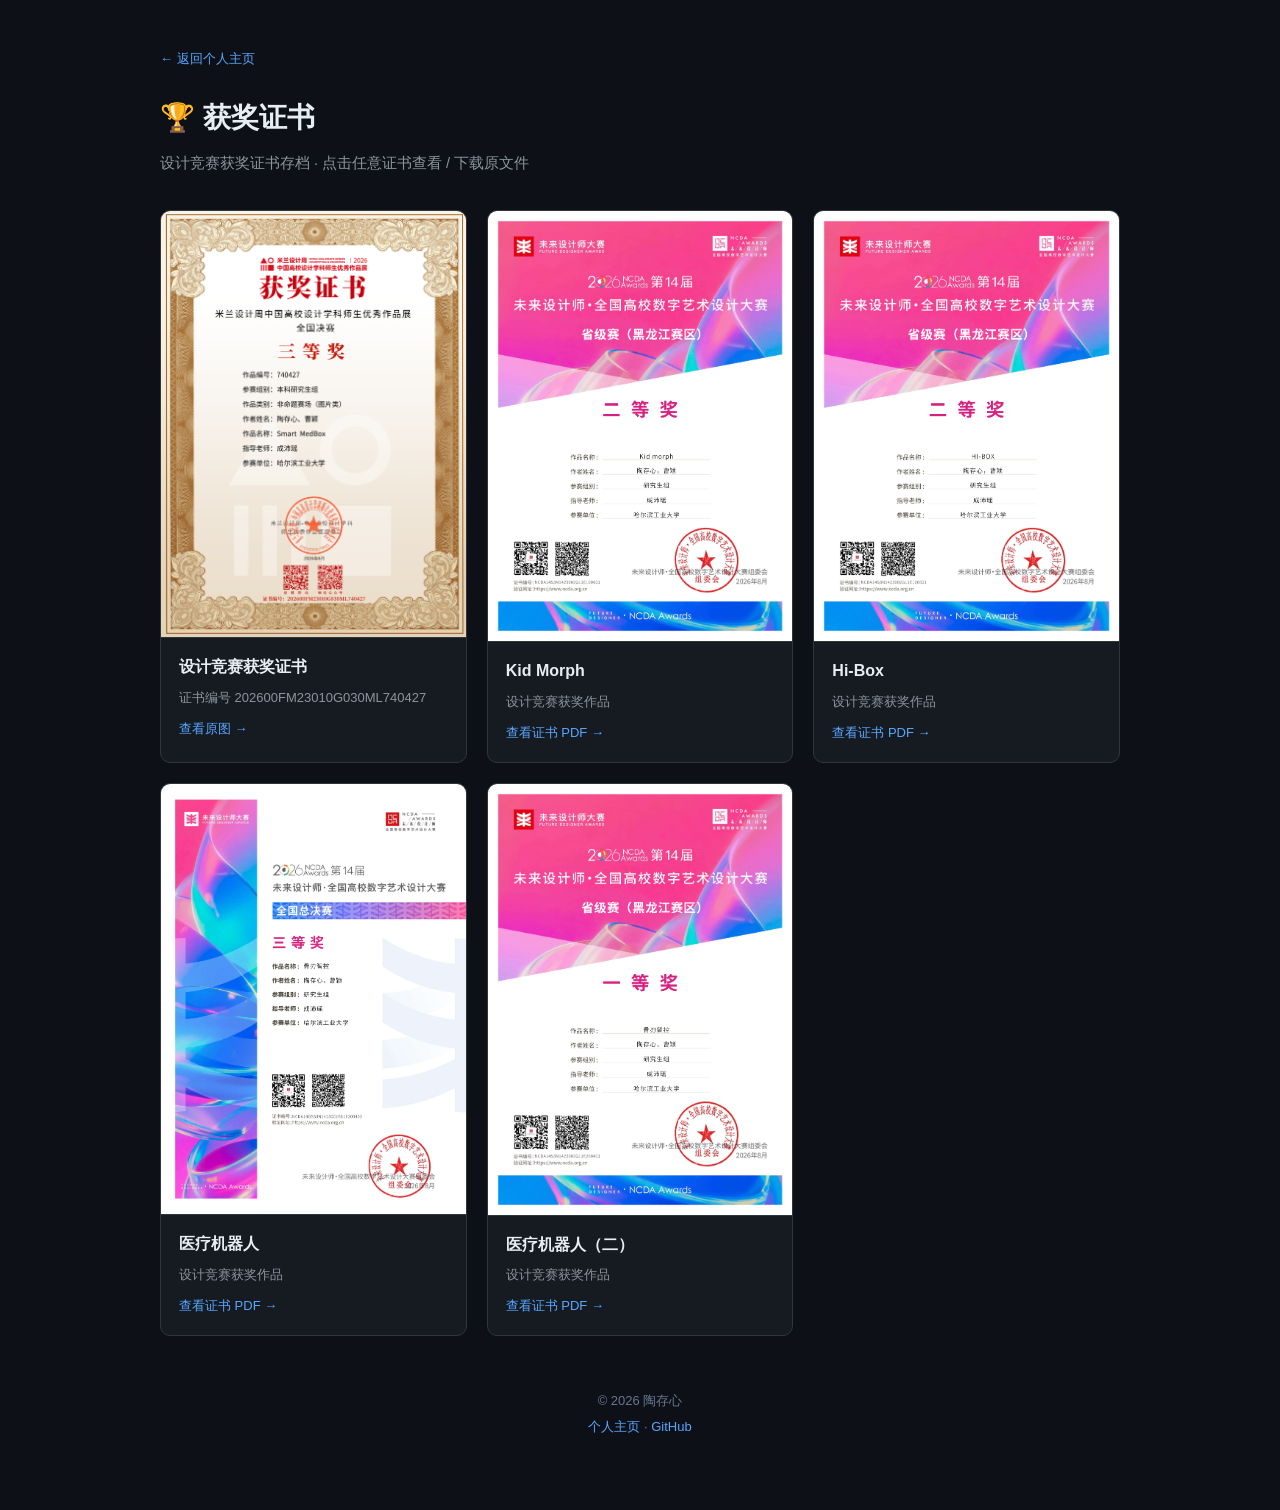
<file: certificates/index.html>
<!DOCTYPE html>
<html lang="zh-CN">
<head>
<meta charset="UTF-8">
<meta name="viewport" content="width=device-width, initial-scale=1.0">
<title>获奖证书 · 陶存心</title>
<style>
  :root { --bg:#0d1117; --panel:#161b22; --border:#30363d; --text:#e6edf3; --muted:#8b949e; --link:#58a6ff; --gold:#e3b341; }
  * { margin:0; padding:0; box-sizing:border-box; }
  body { font-family:-apple-system,BlinkMacSystemFont,"Segoe UI",Helvetica,Arial,"PingFang SC","Microsoft YaHei",sans-serif; background:var(--bg); color:var(--text); line-height:1.65; font-size:15px; }
  .wrap { max-width:1000px; margin:0 auto; padding:48px 20px 70px; }
  .topnav { font-size:13px; color:var(--muted); margin-bottom:26px; }
  .topnav a { color:var(--link); text-decoration:none; }
  header h1 { font-size:28px; font-weight:600; }
  header .sub { color:var(--muted); margin-top:10px; font-size:14.5px; }
  .grid { display:grid; grid-template-columns:repeat(auto-fill,minmax(300px,1fr)); gap:20px; margin-top:34px; }
  .card { background:var(--panel); border:1px solid var(--border); border-radius:10px; overflow:hidden; display:block; text-decoration:none; color:inherit; transition:border-color .15s, transform .15s; }
  .card:hover { border-color:#8b949e; transform:translateY(-3px); }
  .card img { width:100%; display:block; background:#000; border-bottom:1px solid var(--border); }
  .card .body { padding:16px 18px 18px; }
  .card .title { font-size:16px; font-weight:600; margin-bottom:6px; }
  .card .meta { font-size:13px; color:var(--muted); }
  .card .go { color:var(--link); font-size:13px; margin-top:10px; }
  footer { text-align:center; margin-top:52px; color:#6b7590; font-size:13px; line-height:2; }
  footer a { color:var(--link); text-decoration:none; }
</style>
</head>
<body>
  <div class="wrap">
    <div class="topnav"><a href="https://cunxintao-hub.github.io/">← 返回个人主页</a></div>

    <header>
      <h1>🏆 获奖证书</h1>
      <div class="sub">设计竞赛获奖证书存档 · 点击任意证书查看 / 下载原文件</div>
    </header>

    <div class="grid">

      <a class="card" href="./certs/740427.png" target="_blank">
        <img src="./certs/740427.png" alt="设计竞赛获奖证书">
        <div class="body">
          <div class="title">设计竞赛获奖证书</div>
          <div class="meta">证书编号 202600FM23010G030ML740427</div>
          <div class="go">查看原图 →</div>
        </div>
      </a>

      <a class="card" href="./certs/kid-morph.pdf" target="_blank">
        <img src="./thumbs/kid-morph.png" alt="Kid Morph">
        <div class="body">
          <div class="title">Kid Morph</div>
          <div class="meta">设计竞赛获奖作品</div>
          <div class="go">查看证书 PDF →</div>
        </div>
      </a>

      <a class="card" href="./certs/hi-box.pdf" target="_blank">
        <img src="./thumbs/hi-box.png" alt="Hi-Box">
        <div class="body">
          <div class="title">Hi-Box</div>
          <div class="meta">设计竞赛获奖作品</div>
          <div class="go">查看证书 PDF →</div>
        </div>
      </a>

      <a class="card" href="./certs/medical-robot.pdf" target="_blank">
        <img src="./thumbs/medical-robot.png" alt="医疗机器人">
        <div class="body">
          <div class="title">医疗机器人</div>
          <div class="meta">设计竞赛获奖作品</div>
          <div class="go">查看证书 PDF →</div>
        </div>
      </a>

      <a class="card" href="./certs/medical-robot-2.pdf" target="_blank">
        <img src="./thumbs/medical-robot-2.png" alt="医疗机器人（二）">
        <div class="body">
          <div class="title">医疗机器人（二）</div>
          <div class="meta">设计竞赛获奖作品</div>
          <div class="go">查看证书 PDF →</div>
        </div>
      </a>

    </div>

    <footer>
      <p>© 2026 陶存心</p>
      <p><a href="https://cunxintao-hub.github.io/">个人主页</a> · <a href="https://github.com/cunxintao-hub">GitHub</a></p>
    </footer>
  </div>
</body>
</html>
</file>
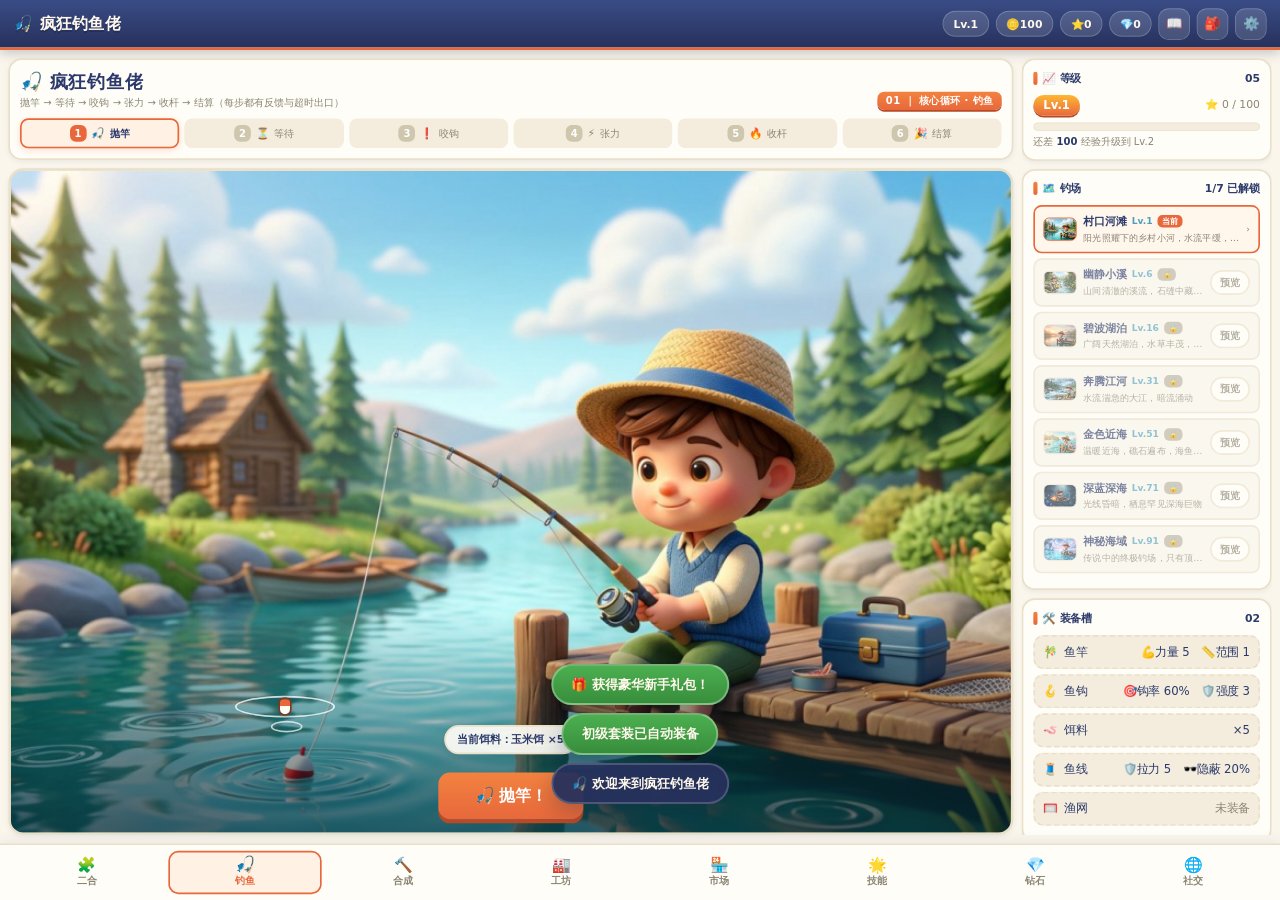
<file: game/index.html>
<!DOCTYPE html>
<html lang="zh-CN">
<head>
<meta charset="UTF-8" />
<meta name="viewport" content="width=1024" />
<title>🎣 疯狂钓鱼佬</title>
<link rel="stylesheet" href="styles.css" />
</head>
<body>
  <!-- 视口容器：负责居中与整体等比缩放（<1024px 时） -->
  <div id="viewport">
    <!-- #app 内容由 src/ui/layout.js 的 mount() 填充 -->
    <div id="app"></div>
  </div>

  <!-- 浮层：toast / modal 挂在 body 上，脱离三栏布局 -->
  <div id="toast-layer" class="toast-layer"></div>
  <div id="modal-layer" class="modal-layer" style="display:none"></div>

  <!--
    加载顺序 = 依赖顺序（classic script，file:// 双击即可打开）
    迁移到 ES Module 时：把每个文件的 IIFE 收尾改为 export 即可，顺序不变。
  -->
  <!-- 第三方运行时与动画数据（本地文件，file:// 直接可用；缺失时人物动画自动降级为静态） -->
  <script src="vendor/lottie.min.js"></script>
  <script src="assets/actor/actor-data.js"></script>

  <script src="src/config.js"></script>
  <script src="src/utils.js"></script>
  <script src="src/state.js"></script>
  <script src="src/save.js"></script>

  <script src="src/systems/fishing.js"></script>
  <script src="src/systems/equip.js"></script>
  <script src="src/systems/merge.js"></script>
  <script src="src/systems/craft.js"></script>
  <script src="src/systems/growth.js"></script>
  <script src="src/systems/codex.js"></script>
  <script src="src/systems/market.js"></script>
  <script src="src/systems/social.js"></script>
  <script src="src/systems/diamond.js"></script>

  <script src="src/ui/toast.js"></script>
  <script src="src/ui/modal.js"></script>
  <script src="src/ui/settings.js"></script>
  <script src="src/ui/explorePanel.js"></script>
  <script src="src/ui/bag.js"></script>
  <script src="src/ui/locations.js"></script>
  <script src="src/ui/growth.js"></script>
  <script src="src/ui/float.js"></script>
  <script src="src/ui/codex.js"></script>
  <script src="src/ui/workshop.js"></script>
  <script src="src/ui/market.js"></script>
  <script src="src/ui/social.js"></script>
  <script src="src/ui/diamond.js"></script>
  <script src="src/ui/animator.js"></script>
  <script src="src/ui/mergeBoard.js"></script>
  <script src="src/ui/craftBoard.js"></script>
  <script src="src/ui/layout.js"></script>

  <script src="src/render.js"></script>
  <script src="src/main.js"></script>
</body>
</html>
</file>
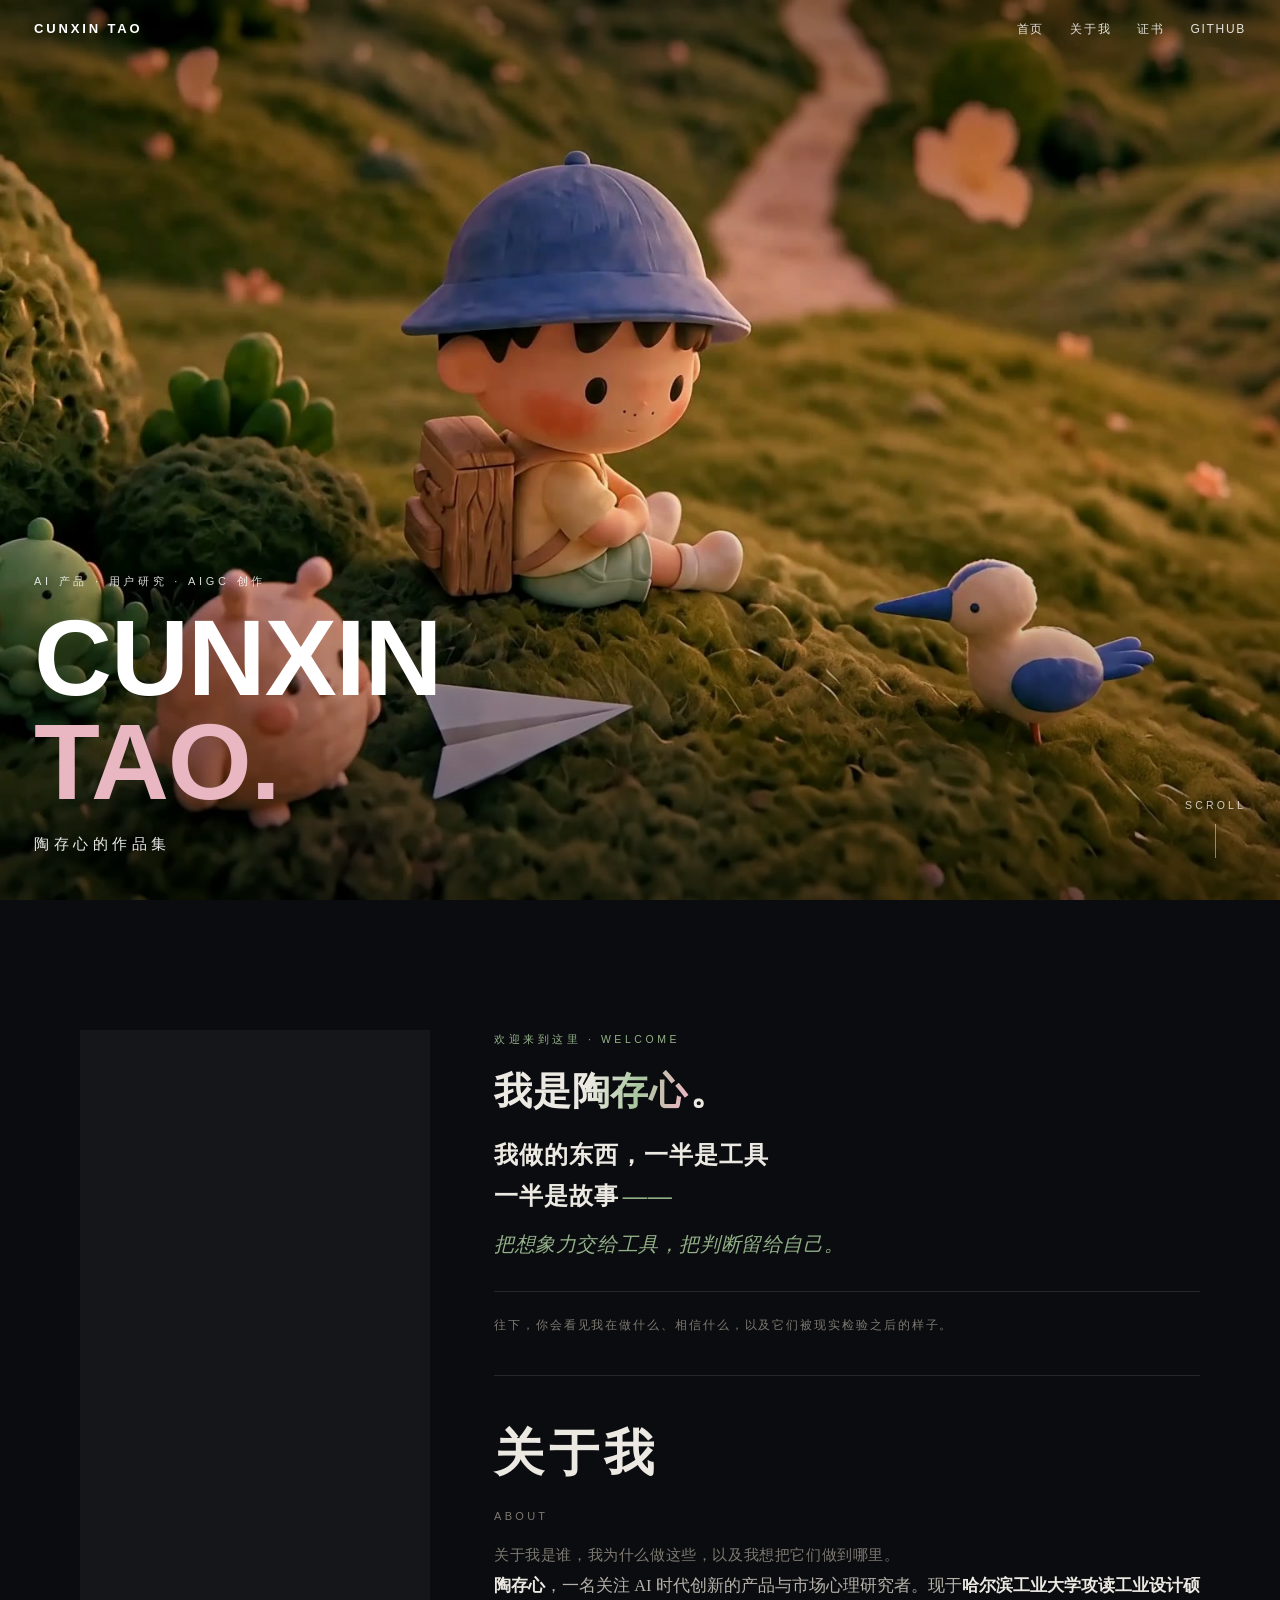
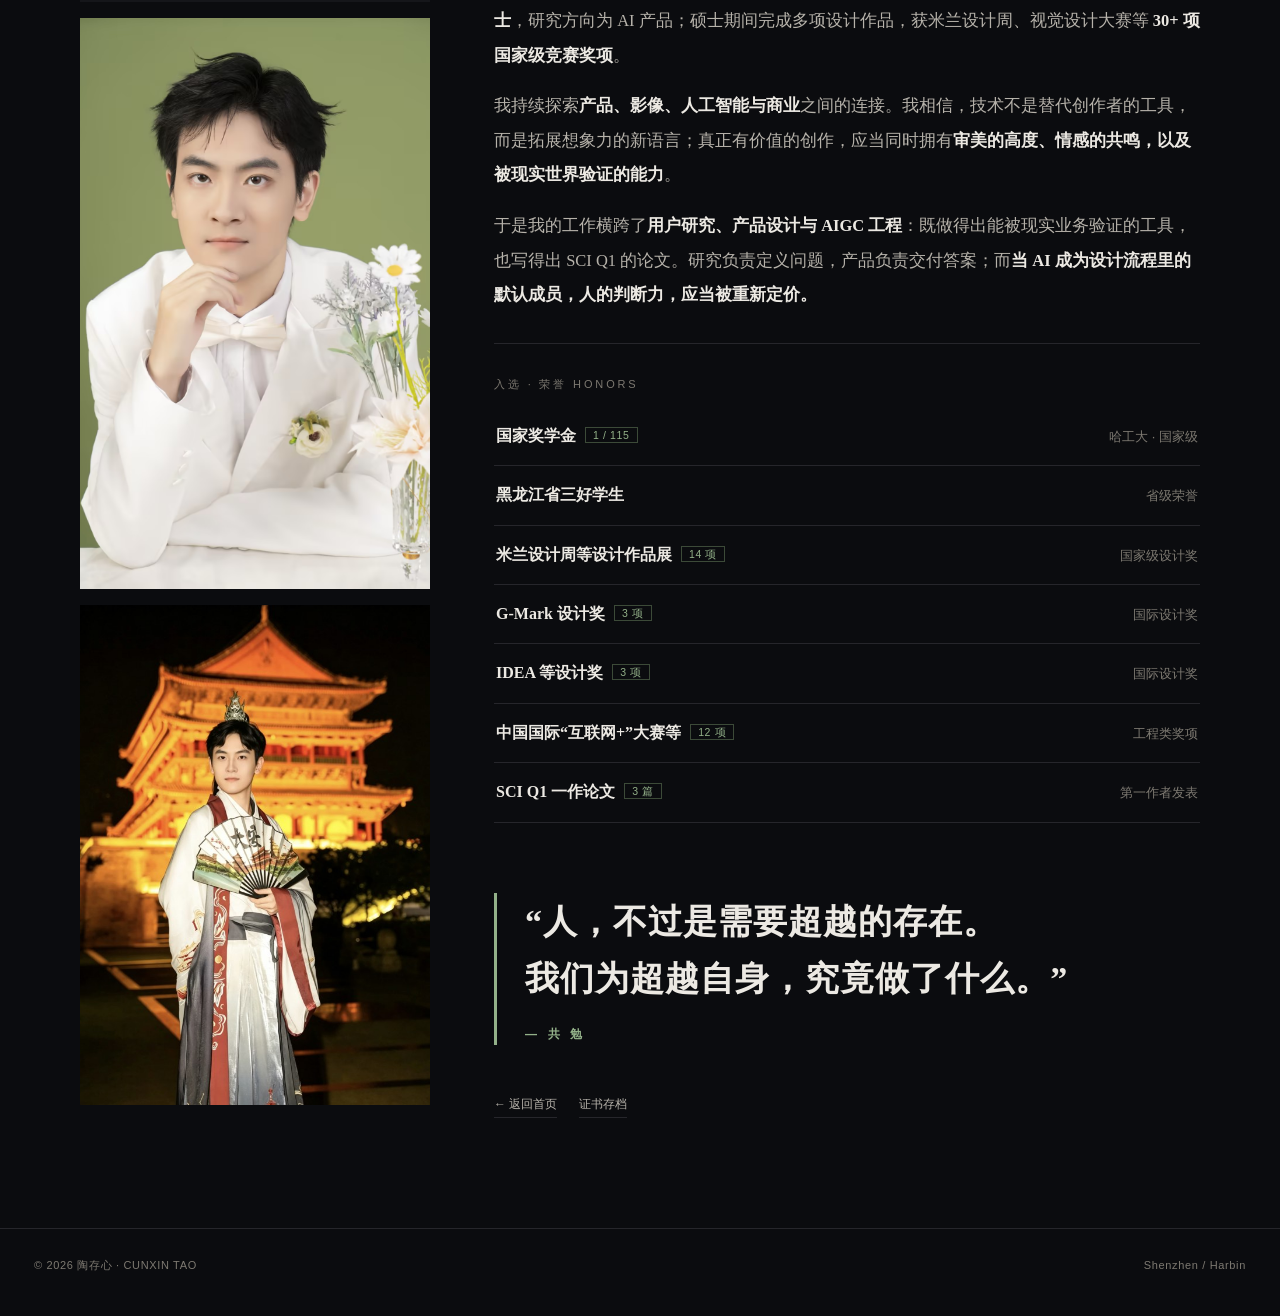
<file: about.html>
<!DOCTYPE html>
<html lang="zh-CN">
<head>
<meta charset="UTF-8">
<meta name="viewport" content="width=device-width, initial-scale=1.0">
<title>陶存心的作品集 · CUNXIN TAO</title>
<meta name="description" content="陶存心 · AI 产品 · 用户研究 · AIGC 创作 — 哈工大工业设计硕士在读 · 腾讯 IEG">
<style>
  :root {
    --bg: #0b0c0f;
    --ink: #ece9e3;
    --soft: #b6b2aa;
    --muted: #7d7971;
    --line: #26262b;
    --green: #93b189;
    --pink: #e9b7c1;
    --serif: "Noto Serif SC", "Songti SC", "STSong", "SimSun", serif;
    --sans: -apple-system, BlinkMacSystemFont, "Segoe UI", "Helvetica Neue", "PingFang SC", "Microsoft YaHei", sans-serif;
  }
  * { margin:0; padding:0; box-sizing:border-box; }
  html { scroll-behavior:smooth; }
  body { background: var(--bg); color: var(--ink); font-family: var(--serif); font-size: 15px; line-height: 1.9; -webkit-font-smoothing: antialiased; }
  a { color: inherit; text-decoration: none; }
  img { display:block; max-width:100%; }

  /* ---------- 导航 ---------- */
  .nav {
    position: fixed; top:0; left:0; right:0; z-index: 50;
    display:flex; align-items:center; justify-content:space-between;
    padding: 0 34px; height: 58px;
    color: #fff; transition: background .35s, color .35s, box-shadow .35s;
  }
  .nav .logo { font-family: var(--sans); font-size: 13px; font-weight: 700; letter-spacing: .22em; }
  .nav .menu { display:flex; gap: 26px; font-family: var(--sans); font-size: 12px; letter-spacing: .14em; }
  .nav .menu a { opacity:.85; transition: opacity .2s; }
  .nav .menu a:hover { opacity:1; }
  .nav.solid { background: rgba(11,12,15,.86); color: #fff; box-shadow: 0 1px 0 var(--line); backdrop-filter: blur(8px); }

  /* ---------- 封面 ---------- */
  .cover { position: relative; height: 100vh; min-height: 560px; overflow: hidden; background: #101210; }
  .cover video { position:absolute; inset:0; width:100%; height:100%; object-fit:cover; }
  .cover .scrim { position:absolute; inset:0; background: linear-gradient(180deg, rgba(0,0,0,.34) 0%, rgba(0,0,0,0) 30%, rgba(0,0,0,0) 55%, rgba(0,0,0,.44) 100%); }
  .cover-inner { position:absolute; left: 34px; bottom: 42px; color:#fff; z-index:2; }
  .cover-kicker { font-family: var(--sans); font-size: 11px; letter-spacing: .34em; opacity:.85; margin-bottom: 14px; }
  .cover-name { font-family: var(--sans); font-weight: 900; font-size: clamp(52px, 9vw, 108px); line-height: .96; letter-spacing: -.01em; text-transform: uppercase; }
  .cover-name .l2 { display:block; color: var(--pink); }
  .cover-sub { font-family: var(--serif); font-size: 15px; letter-spacing: .3em; margin-top: 16px; opacity:.92; }
  .cover-scroll {
    position:absolute; right: 34px; bottom: 42px; z-index:2; color:#fff;
    font-family: var(--sans); font-size: 10.5px; letter-spacing: .3em; opacity:.75;
    display:flex; flex-direction:column; align-items:center; gap:8px;
  }
  .cover-scroll::after { content:""; width:1px; height:34px; background:rgba(255,255,255,.6); animation: drop 1.8s ease-in-out infinite; }
  @keyframes drop { 0%{transform:scaleY(.2);transform-origin:top} 50%{transform:scaleY(1)} 100%{transform:scaleY(.2);transform-origin:bottom} }

  /* ---------- 关于区 ---------- */
  .about { padding: 130px 48px 110px; }
  .wrap { max-width: 1120px; margin: 0 auto; display: grid; grid-template-columns: 350px 1fr; gap: 64px; align-items: start; }

  .photos { display:flex; flex-direction:column; gap: 16px; }
  .photo { width:100%; overflow:hidden; background:#15161a; }
  .photo img, .photo video { width:100%; height:100%; object-fit:cover; }
  .photo--main { aspect-ratio: 3 / 4.9; }
  .photo--sub2 { aspect-ratio: 7/10; }
  .photo--slot { aspect-ratio: 3 / 3.6; border:1px dashed #34353c; background:#121317;
    display:flex; flex-direction:column; align-items:center; justify-content:center; gap:6px; color:var(--muted); }
  .photo--slot .plus { font-family: var(--sans); font-size: 22px; font-weight:300; color:#565a63; }
  .photo--slot .tip { font-family: var(--sans); font-size: 10px; letter-spacing:.16em; }

  .intro-top { display:flex; flex-direction:column; margin-bottom: 38px; }
  .figure { width:340px; max-width:100%; align-self:flex-end; aspect-ratio:3/4; object-fit:cover;
    border:1px solid var(--line); background:#15161a; display:block; margin-bottom:30px; }
  .avatar { width: 260px; flex-shrink:0; border:1px solid var(--line); background:#15161a; }
  video.avatar { display:block; aspect-ratio:3/4; object-fit:cover; }
  .welcome { font-family:var(--serif); color:var(--ink); }
  .welcome .hi { font-family:var(--sans); font-size:10.5px; letter-spacing:.34em;
    color:var(--green); margin-bottom:18px; }
  .welcome .me { font-size:clamp(28px,3vw,38px); font-weight:700; line-height:1.25;
    letter-spacing:.02em; margin-bottom:20px; }
  .welcome .me .name {
    background:linear-gradient(100deg,#ece9e3 15%,#a8c69e 55%,#e9b7c1 95%);
    -webkit-background-clip:text; background-clip:text;
    -webkit-text-fill-color:transparent; color:transparent; padding-right:2px; }
  .welcome .motto { font-size:clamp(19px,2vw,24px); font-weight:700; line-height:1.7;
    letter-spacing:.04em; color:var(--ink); }
  .welcome .motto .dash { color:var(--green); margin-left:4px; }
  .welcome .motto2 { font-size:clamp(16px,1.6vw,20px); font-style:italic; letter-spacing:.03em;
    color:var(--green); margin-top:8px; }
  .welcome .lead { margin-top:28px; padding-top:22px; border-top:1px solid var(--line);
    font-family:var(--sans); font-size:12px; letter-spacing:.16em; color:var(--muted); line-height:1.9; }
  .brief { margin-top:10px; font-size: 14.5px; color: var(--soft); line-height: 1.95; }
  .brief + .brief { margin-top: 5px; }

  .rule { border:0; border-top:1px solid var(--line); margin: 30px 0; }

  .about-title { font-size: 50px; font-weight:700; letter-spacing:.1em; }
  .about-sub { font-family:var(--sans); font-size:11px; letter-spacing:.3em; color:var(--muted); text-transform:uppercase; margin-top:5px; }
  .about-lede { font-size: 15px; color: var(--muted); letter-spacing: .04em; margin-top: 14px; }
  .quote { margin: 26px 0 24px; padding: 2px 0 2px 18px; border-left:2px solid var(--green); color: var(--soft); font-size: 16px; line-height: 1.85; }
  .quote small { display:block; margin-top:6px; font-size:11px; letter-spacing:.2em; color:var(--muted); }
  .body p { font-size: 16.5px; color: var(--soft); line-height: 2.1; }
  .body p + p { margin-top: 16px; }
  .body strong { font-weight:700; color: var(--ink); }

  .honors-head { font-family:var(--sans); font-size:11px; letter-spacing:.26em; color:var(--muted); margin-bottom:12px; }
  .honor { display:flex; justify-content:space-between; align-items:baseline; gap:18px; padding:14px 2px; border-bottom:1px solid var(--line); font-size:16px; }
  .honor:first-of-type { border-top:1px solid var(--line); }
  .honor .name b { font-weight:700; }
  .honor .name small { font-family:var(--sans); font-size:10.5px; color:var(--green); border:1px solid #3c4a38; padding:1px 7px; margin-left:9px; letter-spacing:.06em; vertical-align:2px; white-space:nowrap; }
  .honor .meta { font-family:var(--sans); font-size:13px; color:var(--muted); white-space:nowrap; }

  .final { margin:70px 0 0; padding:0 0 0 28px; border-left:3px solid var(--green);
    font-family:var(--serif); font-size:clamp(24px,3vw,34px); font-weight:700;
    line-height:1.7; letter-spacing:.03em; color:var(--ink); }
  .final small { display:block; margin-top:16px; font-family:var(--sans); font-style:normal;
    font-size:12px; letter-spacing:.3em; color:var(--green); }
  .links { margin-top:48px; display:flex; gap:22px; font-family:var(--sans); font-size:12px; }
  .links a { color:var(--soft); border-bottom:1px solid var(--line); padding-bottom:2px; transition:color .2s,border-color .2s; }
  .links a:hover { color:var(--green); border-color:var(--green); }

  footer { padding: 26px 34px 40px; font-family:var(--sans); font-size:11px; color:var(--muted);
    display:flex; justify-content:space-between; letter-spacing:.06em; border-top:1px solid var(--line); }

  @media (max-width: 860px) {
    .wrap { grid-template-columns: 1fr; }
    .photos { flex-direction:row; }
    .photos .photo, .photos .photo--slot { flex:1; }
    .nav { padding: 0 20px; }
    .cover-inner { left:20px; bottom:34px; }
    .cover-scroll { display:none; }
    footer { flex-direction:column; gap:6px; }
  }
</style>
</head>
<body>

<!-- 导航 -->
<nav class="nav" id="nav">
  <a class="logo" href="#top">CUNXIN TAO</a>
  <div class="menu">
    <a href="index.html">首页</a>
    <a href="#about">关于我</a>
    <a href="certificates/">证书</a>
    <a href="https://github.com/cunxintao-hub" target="_blank" rel="noopener">GITHUB</a>
  </div>
</nav>

<!-- 封面：全屏视频 -->
<header class="cover" id="top">
  <video src="assets/hero.mp4" poster="assets/hero-poster.jpg" autoplay muted loop playsinline preload="metadata"></video>
  <div class="scrim"></div>
  <div class="cover-inner">
    <p class="cover-kicker">AI 产品 · 用户研究 · AIGC 创作</p>
    <h1 class="cover-name">Cunxin<span class="l2">Tao.</span></h1>
    <p class="cover-sub">陶存心的作品集</p>
  </div>
  <div class="cover-scroll">SCROLL</div>
</header>

<!-- 关于我 -->
<section class="about" id="about">
  <div class="wrap">

    <!-- 左：窄图列 -->
    <aside class="photos">
      <video class="photo photo--main" src="assets/avatar.mp4" autoplay muted loop playsinline preload="metadata"></video>
      <figure class="photo photo--main">
        <img src="assets/about-portrait.jpg?v=2" alt="陶存心">
      </figure>
      <figure class="photo photo--sub2">
        <img src="assets/about-portrait-3.jpg" alt="陶存心">
      </figure>
    </aside>

    <!-- 右：内容 -->
    <main>
      <div class="intro-top">
        <div class="welcome">
          <p class="hi">欢迎来到这里 · WELCOME</p>
          <p class="me">我是<span class="name">陶存心</span>。</p>
          <p class="motto">我做的东西，一半是工具<br>一半是故事<span class="dash">——</span></p>
          <p class="motto2">把想象力交给工具，把判断留给自己。</p>
          <p class="brief lead">往下，你会看见我在做什么、相信什么，以及它们被现实检验之后的样子。</p>
        </div>
      </div>

      <hr class="rule">

      <h2 class="about-title">关于我</h2>
      <p class="about-sub">About</p>
      <p class="about-lede">关于我是谁，我为什么做这些，以及我想把它们做到哪里。</p>

      <div class="body">
        <p><strong>陶存心</strong>，一名关注 AI 时代创新的产品与市场心理研究者。现于<strong>哈尔滨工业大学攻读工业设计硕士</strong>，研究方向为 AI 产品；硕士期间完成多项设计作品，获米兰设计周、视觉设计大赛等 <strong>30+ 项国家级竞赛奖项</strong>。</p>
        <p>我持续探索<strong>产品、影像、人工智能与商业</strong>之间的连接。我相信，技术不是替代创作者的工具，而是拓展想象力的新语言；真正有价值的创作，应当同时拥有<strong>审美的高度、情感的共鸣，以及被现实世界验证的能力</strong>。</p>
        <p>于是我的工作横跨了<strong>用户研究、产品设计与 AIGC 工程</strong>：既做得出能被现实业务验证的工具，也写得出 SCI Q1 的论文。研究负责定义问题，产品负责交付答案；而<strong>当 AI 成为设计流程里的默认成员，人的判断力，应当被重新定价。</strong></p>
      </div>

      <hr class="rule">

      <p class="honors-head">入选 · 荣誉 HONORS</p>
      <div class="honor"><span class="name"><b>国家奖学金</b><small>1 / 115</small></span><span class="meta">哈工大 · 国家级</span></div>
      <div class="honor"><span class="name"><b>黑龙江省三好学生</b></span><span class="meta">省级荣誉</span></div>
      <div class="honor"><span class="name"><b>米兰设计周等设计作品展</b><small>14 项</small></span><span class="meta">国家级设计奖</span></div>
      <div class="honor"><span class="name"><b>G-Mark 设计奖</b><small>3 项</small></span><span class="meta">国际设计奖</span></div>
      <div class="honor"><span class="name"><b>IDEA 等设计奖</b><small>3 项</small></span><span class="meta">国际设计奖</span></div>
      <div class="honor"><span class="name"><b>中国国际“互联网+”大赛等</b><small>12 项</small></span><span class="meta">工程类奖项</span></div>
      <div class="honor"><span class="name"><b>SCI Q1 一作论文</b><small>3 篇</small></span><span class="meta">第一作者发表</span></div>

      <blockquote class="final">
        “人，不过是需要超越的存在。<br>我们为超越自身，究竟做了什么。”
        <small>— 共 勉</small>
      </blockquote>

      <div class="links">
        <a href="index.html">← 返回首页</a>
        <a href="certificates/">证书存档</a>
      </div>
    </main>
  </div>
</section>

<footer>
  <span>© 2026 陶存心 · CUNXIN TAO</span>
  <span>Shenzhen / Harbin</span>
</footer>

<script>
  // 封面滚动后导航变实色
  var nav = document.getElementById('nav');
  function onScroll() {
    var coverH = document.getElementById('top').offsetHeight - 70;
    nav.classList.toggle('solid', window.scrollY > coverH);
  }
  document.addEventListener('scroll', onScroll, { passive: true });
  onScroll();
</script>
</body>
</html>
</file>
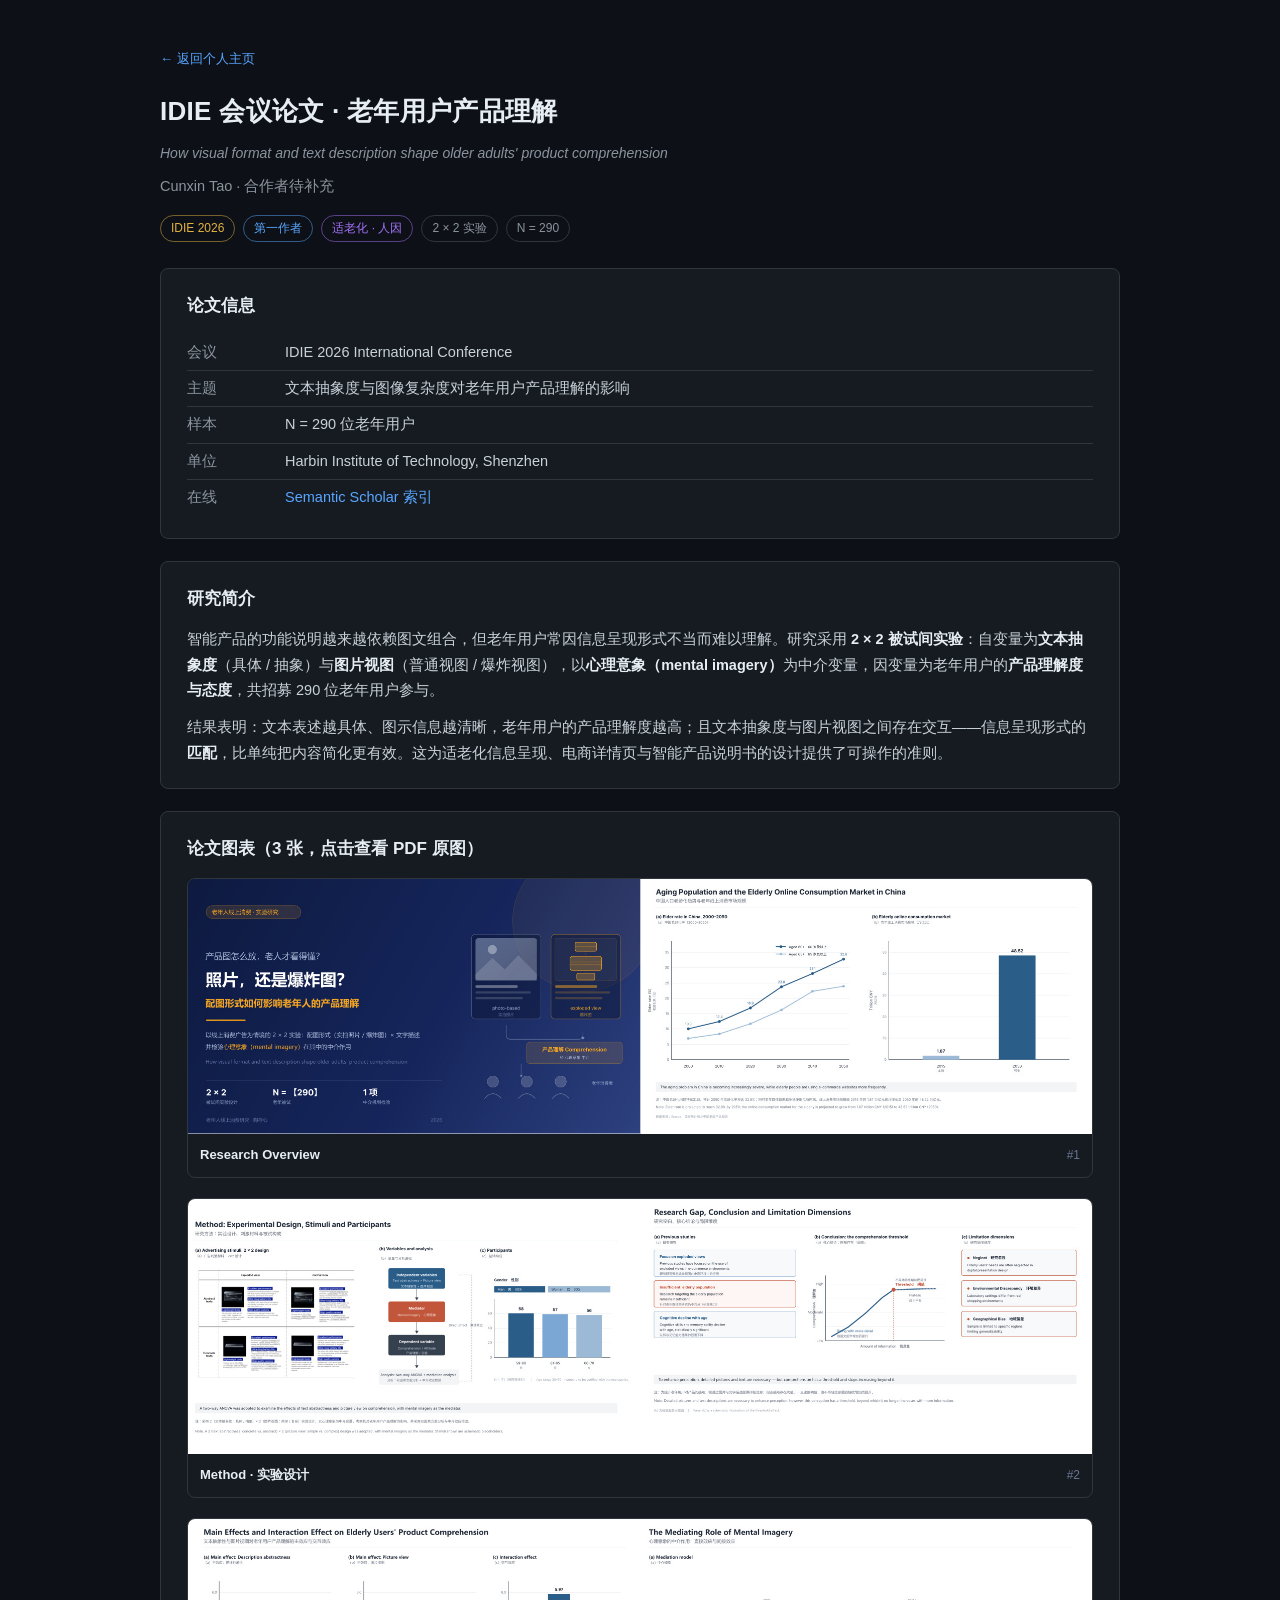
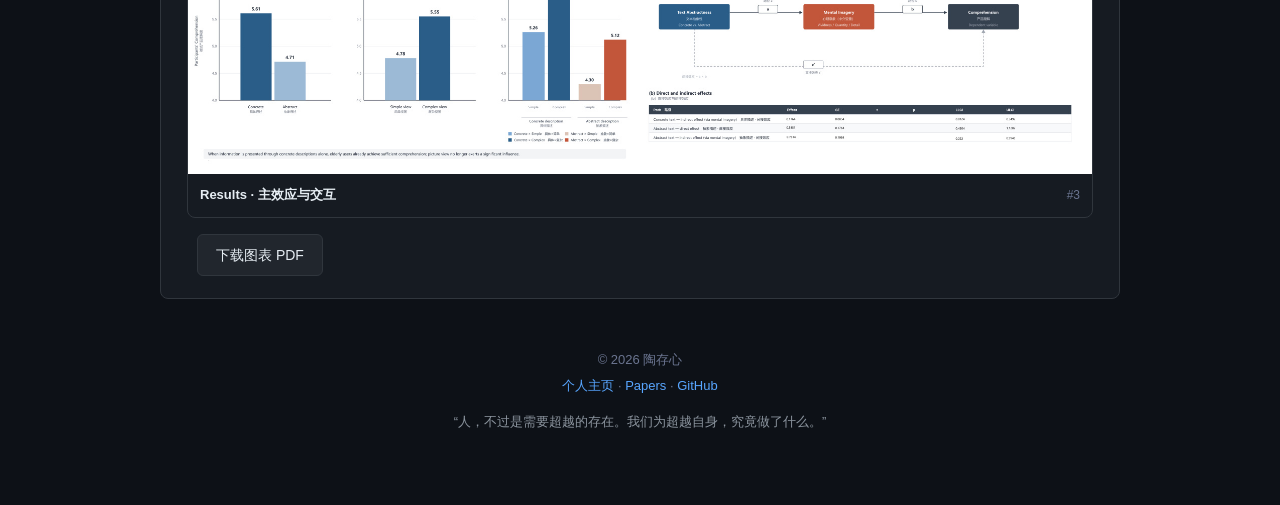
<file: elderly2026.html>
<!DOCTYPE html>
<html lang="zh-CN">
<head>
<meta charset="UTF-8">
<meta name="viewport" content="width=device-width, initial-scale=1.0">
<title>IDIE 会议论文 · 老年用户产品理解 · 陶存心</title>
<style>
  :root { --bg:#0d1117; --panel:#161b22; --border:#30363d; --text:#e6edf3; --muted:#8b949e; --link:#58a6ff; --gold:#e3b341; --purple:#a371f7; }
  * { margin:0; padding:0; box-sizing:border-box; }
  body { font-family:-apple-system,BlinkMacSystemFont,"Segoe UI",Helvetica,Arial,"PingFang SC","Microsoft YaHei",sans-serif; background:var(--bg); color:var(--text); line-height:1.75; font-size:15px; }
  .wrap { max-width:1000px; margin:0 auto; padding:48px 20px 70px; }
  .topnav { font-size:13px; color:var(--muted); margin-bottom:22px; }
  .topnav a { color:var(--link); text-decoration:none; }

  header h1 { font-size:26px; font-weight:600; line-height:1.45; letter-spacing:.3px; }
  header .paper-title { color:var(--muted); margin-top:12px; font-size:14px; line-height:1.65; font-style:italic; }
  header .authors { color:var(--muted); margin-top:8px; font-size:14.5px; }
  .tags { display:flex; flex-wrap:wrap; gap:8px; margin:16px 0 26px; }
  .tag { font-size:12px; padding:2px 10px; border-radius:20px; border:1px solid var(--border); color:var(--muted); }
  .tag.gold { border-color:rgba(227,179,65,.5); color:var(--gold); }
  .tag.blue { border-color:rgba(88,166,255,.5); color:var(--link); }
  .tag.purple { border-color:rgba(163,113,247,.5); color:var(--purple); }

  .card { background:var(--panel); border:1px solid var(--border); border-radius:8px; padding:22px 26px; margin-bottom:22px; }
  .card h2 { font-size:17px; font-weight:600; margin-bottom:14px; }
  .meta-row { display:flex; gap:10px; padding:5px 0; font-size:14.5px; border-bottom:1px solid var(--border); }
  .meta-row:last-child { border-bottom:none; }
  .meta-row .k { color:var(--muted); min-width:88px; }
  .meta-row .v { color:#c9d1d9; flex:1; }
  .meta-row a { color:var(--link); text-decoration:none; word-break:break-all; }

  .abstract { color:#c9d1d9; font-size:14.5px; }
  .abstract b { color:var(--text); }

  .btn { display:inline-block; margin-top:16px; background:#238636; color:#fff; text-decoration:none; font-size:14px; padding:8px 18px; border-radius:6px; font-weight:500; }
  .btn:hover { background:#2ea043; }
  .btn.ghost { background:#21262d; border:1px solid var(--border); color:var(--text); margin-left:10px; }
  .btn.ghost:hover { background:#30363d; }

  .grid { display:grid; grid-template-columns:1fr; gap:20px; }
  .slide { background:var(--panel); border:1px solid var(--border); border-radius:8px; overflow:hidden; text-decoration:none; color:inherit; transition:border-color .15s, transform .15s; display:block; }
  .slide:hover { border-color:#8b949e; transform:translateY(-2px); }
  .slide img { width:100%; display:block; background:#000; }
  .slide .cap { padding:10px 12px; font-size:13px; color:var(--muted); display:flex; justify-content:space-between; align-items:center; }
  .slide .cap b { color:var(--text); font-weight:600; }
  .slide .num { font-size:12px; color:#6b7590; }

  footer { text-align:center; margin-top:48px; color:#6b7590; font-size:13px; line-height:2; }
  footer a { color:var(--link); text-decoration:none; }
</style>
</head>
<body>
  <div class="wrap">
    <div class="topnav"><a href="https://cunxintao-hub.github.io/">← 返回个人主页</a></div>

    <header>
      <h1>IDIE 会议论文 · 老年用户产品理解</h1>
      <div class="paper-title">How visual format and text description shape older adults' product comprehension</div>
      <div class="authors">Cunxin Tao · 合作者待补充</div>
    </header>

    <div class="tags">
      <span class="tag gold">IDIE 2026</span>
      <span class="tag blue">第一作者</span>
      <span class="tag purple">适老化 · 人因</span>
      <span class="tag">2 × 2 实验</span>
      <span class="tag">N = 290</span>
    </div>

    <section class="card">
      <h2>论文信息</h2>
      <div class="meta-row"><span class="k">会议</span><span class="v">IDIE 2026 International Conference</span></div>
      <div class="meta-row"><span class="k">主题</span><span class="v">文本抽象度与图像复杂度对老年用户产品理解的影响</span></div>
      <div class="meta-row"><span class="k">样本</span><span class="v">N = 290 位老年用户</span></div>
      <div class="meta-row"><span class="k">单位</span><span class="v">Harbin Institute of Technology, Shenzhen</span></div>
      <div class="meta-row"><span class="k">在线</span><span class="v"><a href="https://www.semanticscholar.org/paper/Enhancing-Comprehension-of-Smart-Product-Benefits-Cheng-Tao/6d25fd6953fdf6b56f2447f3148af02f4bfb383e" target="_blank">Semantic Scholar 索引</a></span></div>
    </section>

    <section class="card">
      <h2>研究简介</h2>
      <p class="abstract">智能产品的功能说明越来越依赖图文组合，但老年用户常因信息呈现形式不当而难以理解。研究采用 <b>2 × 2 被试间实验</b>：自变量为<b>文本抽象度</b>（具体 / 抽象）与<b>图片视图</b>（普通视图 / 爆炸视图），以<b>心理意象（mental imagery）</b>为中介变量，因变量为老年用户的<b>产品理解度与态度</b>，共招募 290 位老年用户参与。</p>
      <p class="abstract" style="margin-top:12px;">结果表明：文本表述越具体、图示信息越清晰，老年用户的产品理解度越高；且文本抽象度与图片视图之间存在交互——信息呈现形式的<b>匹配</b>，比单纯把内容简化更有效。这为适老化信息呈现、电商详情页与智能产品说明书的设计提供了可操作的准则。</p>
    </section>

    <section class="card">
      <h2>论文图表（3 张，点击查看 PDF 原图）</h2>
      <div class="grid">
        <a class="slide" href="assets/papers/elder-overview.pdf" target="_blank">
          <img src="assets/papers/elder-overview.jpg" alt="Research Overview">
          <div class="cap"><b>Research Overview</b><span class="num">#1</span></div>
        </a>
        <a class="slide" href="assets/papers/elder-method.pdf" target="_blank">
          <img src="assets/papers/elder-method.jpg" alt="Method: Design, Stimuli, Participants">
          <div class="cap"><b>Method · 实验设计</b><span class="num">#2</span></div>
        </a>
        <a class="slide" href="assets/papers/elder-results.pdf" target="_blank">
          <img src="assets/papers/elder-results.jpg" alt="Main Effects and Interaction Effect">
          <div class="cap"><b>Results · 主效应与交互</b><span class="num">#3</span></div>
        </a>
      </div>
      <a class="btn ghost" href="assets/papers/elder-overview.pdf" target="_blank">下载图表 PDF</a>
    </section>

    <footer>
      <p>© 2026 陶存心</p>
      <p><a href="https://cunxintao-hub.github.io/">个人主页</a> · <a href="https://cunxintao-hub.github.io/papers/">Papers</a> · <a href="https://github.com/cunxintao-hub">GitHub</a></p>
      <p style="margin-top:10px;color:#8b949e;">“人，不过是需要超越的存在。我们为超越自身，究竟做了什么。”</p>
    </footer>
  </div>
</body>
</html>
</file>
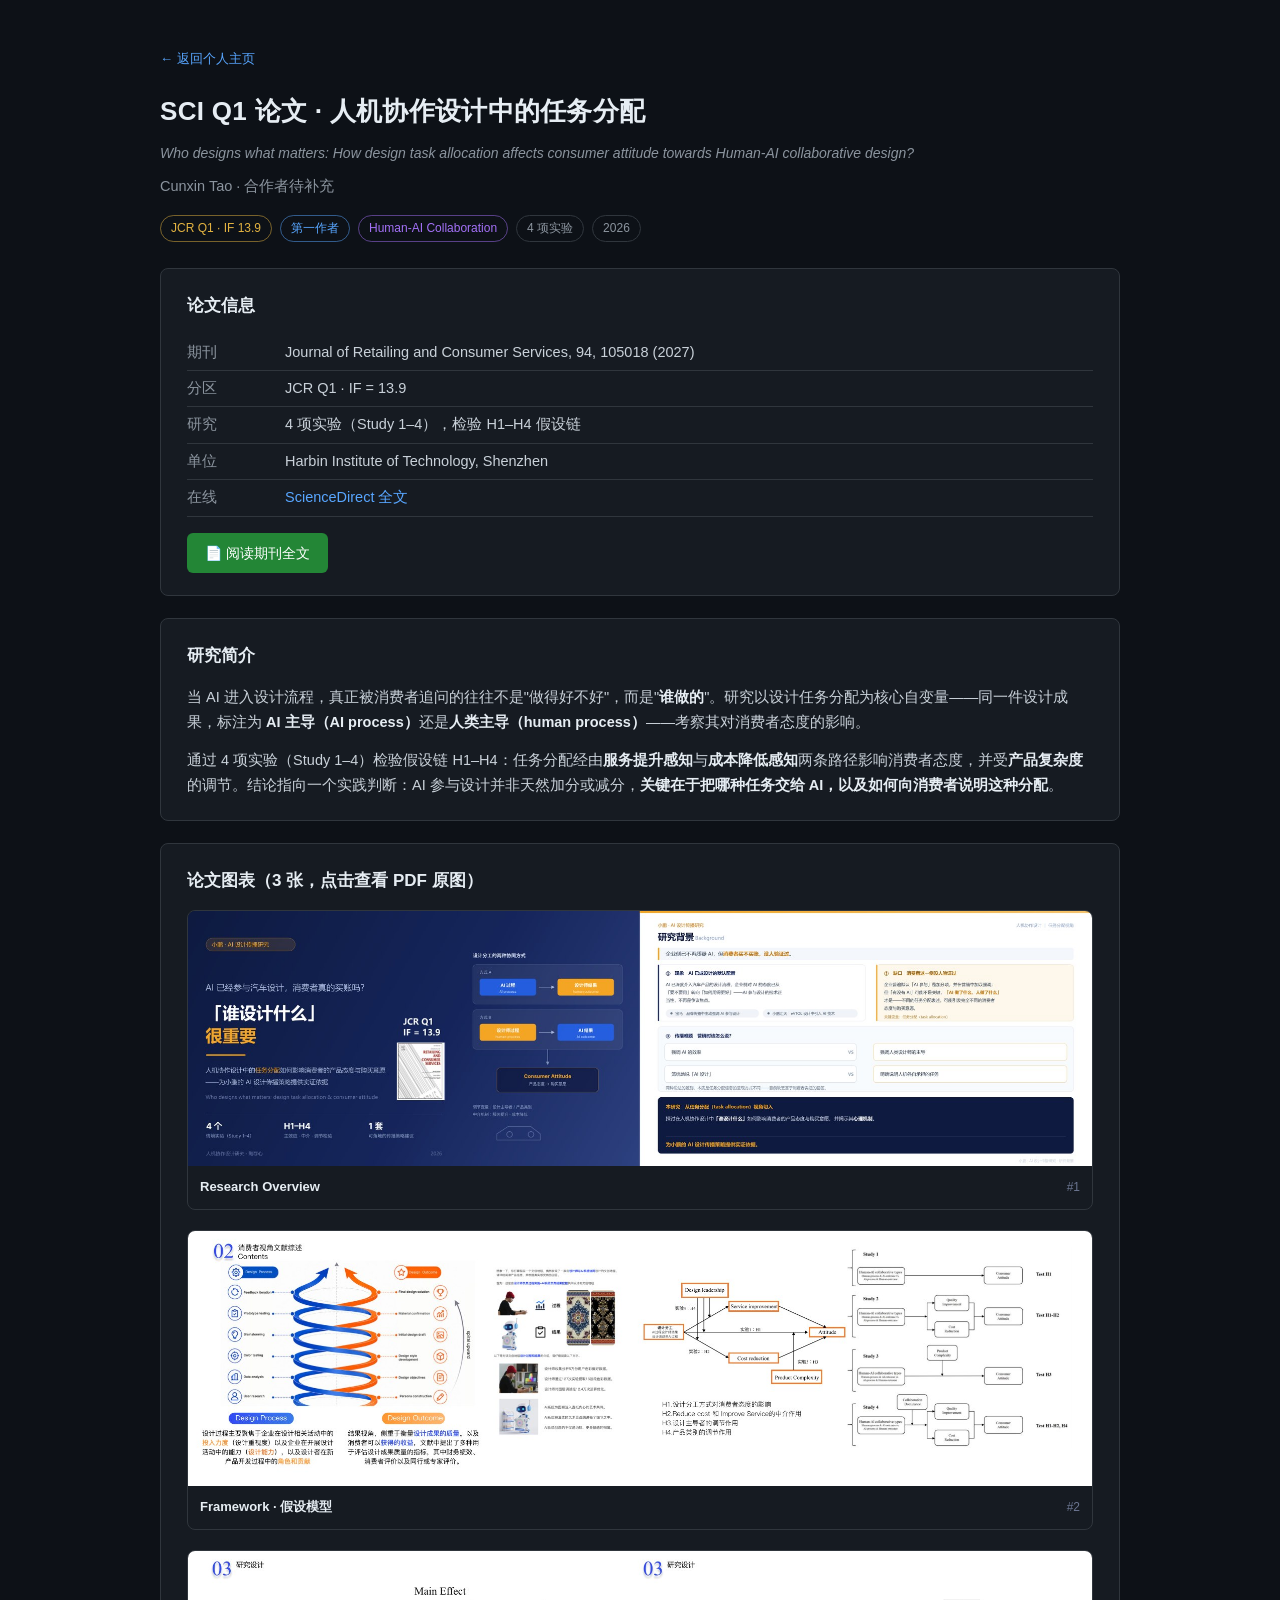
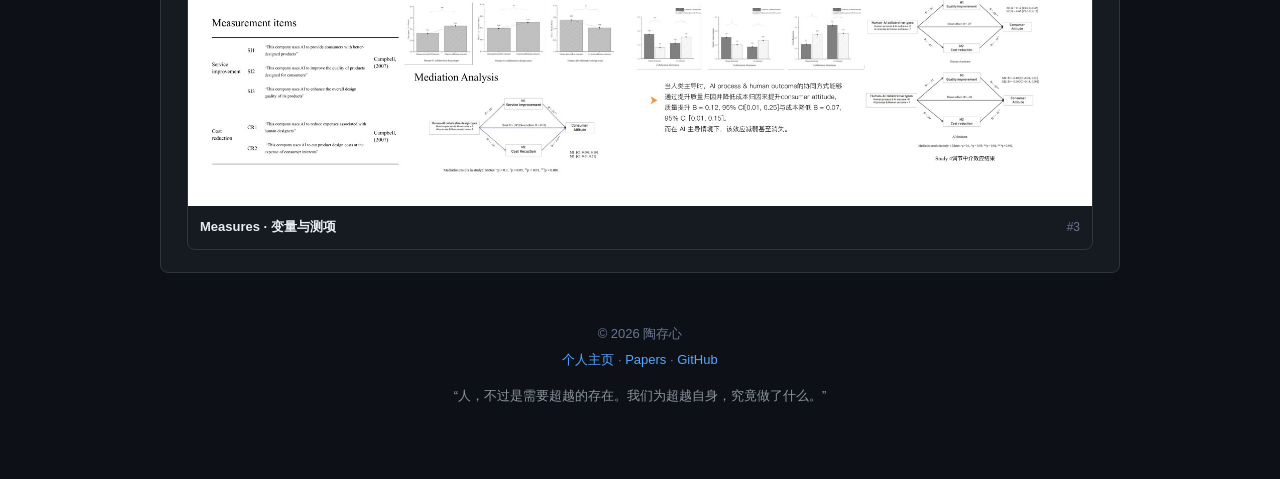
<file: sci2027.html>
<!DOCTYPE html>
<html lang="zh-CN">
<head>
<meta charset="UTF-8">
<meta name="viewport" content="width=device-width, initial-scale=1.0">
<title>SCI Q1 论文 · 人机协作设计 · 陶存心</title>
<style>
  :root { --bg:#0d1117; --panel:#161b22; --border:#30363d; --text:#e6edf3; --muted:#8b949e; --link:#58a6ff; --gold:#e3b341; --purple:#a371f7; }
  * { margin:0; padding:0; box-sizing:border-box; }
  body { font-family:-apple-system,BlinkMacSystemFont,"Segoe UI",Helvetica,Arial,"PingFang SC","Microsoft YaHei",sans-serif; background:var(--bg); color:var(--text); line-height:1.75; font-size:15px; }
  .wrap { max-width:1000px; margin:0 auto; padding:48px 20px 70px; }
  .topnav { font-size:13px; color:var(--muted); margin-bottom:22px; }
  .topnav a { color:var(--link); text-decoration:none; }

  header h1 { font-size:26px; font-weight:600; line-height:1.45; letter-spacing:.3px; }
  header .paper-title { color:var(--muted); margin-top:12px; font-size:14px; line-height:1.65; font-style:italic; }
  header .authors { color:var(--muted); margin-top:8px; font-size:14.5px; }
  .tags { display:flex; flex-wrap:wrap; gap:8px; margin:16px 0 26px; }
  .tag { font-size:12px; padding:2px 10px; border-radius:20px; border:1px solid var(--border); color:var(--muted); }
  .tag.gold { border-color:rgba(227,179,65,.5); color:var(--gold); }
  .tag.blue { border-color:rgba(88,166,255,.5); color:var(--link); }
  .tag.purple { border-color:rgba(163,113,247,.5); color:var(--purple); }

  .card { background:var(--panel); border:1px solid var(--border); border-radius:8px; padding:22px 26px; margin-bottom:22px; }
  .card h2 { font-size:17px; font-weight:600; margin-bottom:14px; }
  .meta-row { display:flex; gap:10px; padding:5px 0; font-size:14.5px; border-bottom:1px solid var(--border); }
  .meta-row:last-child { border-bottom:none; }
  .meta-row .k { color:var(--muted); min-width:88px; }
  .meta-row .v { color:#c9d1d9; flex:1; }
  .meta-row a { color:var(--link); text-decoration:none; word-break:break-all; }

  .abstract { color:#c9d1d9; font-size:14.5px; }
  .abstract b { color:var(--text); }

  .btn { display:inline-block; margin-top:16px; background:#238636; color:#fff; text-decoration:none; font-size:14px; padding:8px 18px; border-radius:6px; font-weight:500; }
  .btn:hover { background:#2ea043; }
  .btn.ghost { background:#21262d; border:1px solid var(--border); color:var(--text); margin-left:10px; }
  .btn.ghost:hover { background:#30363d; }

  .grid { display:grid; grid-template-columns:1fr; gap:20px; }
  .slide { background:var(--panel); border:1px solid var(--border); border-radius:8px; overflow:hidden; text-decoration:none; color:inherit; transition:border-color .15s, transform .15s; display:block; }
  .slide:hover { border-color:#8b949e; transform:translateY(-2px); }
  .slide img { width:100%; display:block; background:#000; }
  .slide .cap { padding:10px 12px; font-size:13px; color:var(--muted); display:flex; justify-content:space-between; align-items:center; }
  .slide .cap b { color:var(--text); font-weight:600; }
  .slide .num { font-size:12px; color:#6b7590; }

  footer { text-align:center; margin-top:48px; color:#6b7590; font-size:13px; line-height:2; }
  footer a { color:var(--link); text-decoration:none; }
</style>
</head>
<body>
  <div class="wrap">
    <div class="topnav"><a href="https://cunxintao-hub.github.io/">← 返回个人主页</a></div>

    <header>
      <h1>SCI Q1 论文 · 人机协作设计中的任务分配</h1>
      <div class="paper-title">Who designs what matters: How design task allocation affects consumer attitude towards Human-AI collaborative design?</div>
      <div class="authors">Cunxin Tao · 合作者待补充</div>
    </header>

    <div class="tags">
      <span class="tag gold">JCR Q1 · IF 13.9</span>
      <span class="tag blue">第一作者</span>
      <span class="tag purple">Human-AI Collaboration</span>
      <span class="tag">4 项实验</span>
      <span class="tag">2026</span>
    </div>

    <section class="card">
      <h2>论文信息</h2>
      <div class="meta-row"><span class="k">期刊</span><span class="v">Journal of Retailing and Consumer Services, 94, 105018 (2027)</span></div>
      <div class="meta-row"><span class="k">分区</span><span class="v">JCR Q1 · IF = 13.9</span></div>
      <div class="meta-row"><span class="k">研究</span><span class="v">4 项实验（Study 1–4），检验 H1–H4 假设链</span></div>
      <div class="meta-row"><span class="k">单位</span><span class="v">Harbin Institute of Technology, Shenzhen</span></div>
      <div class="meta-row"><span class="k">在线</span><span class="v"><a href="https://www.sciencedirect.com/science/article/pii/S0969698926002997?dgcid=author" target="_blank">ScienceDirect 全文</a></span></div>
      <a class="btn" href="https://www.sciencedirect.com/science/article/pii/S0969698926002997?dgcid=author" target="_blank">📄 阅读期刊全文</a>
    </section>

    <section class="card">
      <h2>研究简介</h2>
      <p class="abstract">当 AI 进入设计流程，真正被消费者追问的往往不是"做得好不好"，而是"<b>谁做的</b>"。研究以设计任务分配为核心自变量——同一件设计成果，标注为 <b>AI 主导（AI process）</b>还是<b>人类主导（human process）</b>——考察其对消费者态度的影响。</p>
      <p class="abstract" style="margin-top:12px;">通过 4 项实验（Study 1–4）检验假设链 H1–H4：任务分配经由<b>服务提升感知</b>与<b>成本降低感知</b>两条路径影响消费者态度，并受<b>产品复杂度</b>的调节。结论指向一个实践判断：AI 参与设计并非天然加分或减分，<b>关键在于把哪种任务交给 AI，以及如何向消费者说明这种分配</b>。</p>
    </section>

    <section class="card">
      <h2>论文图表（3 张，点击查看 PDF 原图）</h2>
      <div class="grid">
        <a class="slide" href="assets/papers/sci-overview.pdf" target="_blank">
          <img src="assets/papers/sci-overview.jpg" alt="Research Overview">
          <div class="cap"><b>Research Overview</b><span class="num">#1</span></div>
        </a>
        <a class="slide" href="assets/papers/sci-framework.pdf" target="_blank">
          <img src="assets/papers/sci-framework.jpg" alt="Conceptual Framework and Hypotheses">
          <div class="cap"><b>Framework · 假设模型</b><span class="num">#2</span></div>
        </a>
        <a class="slide" href="assets/papers/sci-measures.pdf" target="_blank">
          <img src="assets/papers/sci-measures.jpg" alt="Main Effect and Measurement Items">
          <div class="cap"><b>Measures · 变量与测项</b><span class="num">#3</span></div>
        </a>
      </div>
    </section>

    <footer>
      <p>© 2026 陶存心</p>
      <p><a href="https://cunxintao-hub.github.io/">个人主页</a> · <a href="https://cunxintao-hub.github.io/papers/">Papers</a> · <a href="https://github.com/cunxintao-hub">GitHub</a></p>
      <p style="margin-top:10px;color:#8b949e;">“人，不过是需要超越的存在。我们为超越自身，究竟做了什么。”</p>
    </footer>
  </div>
</body>
</html>
</file>
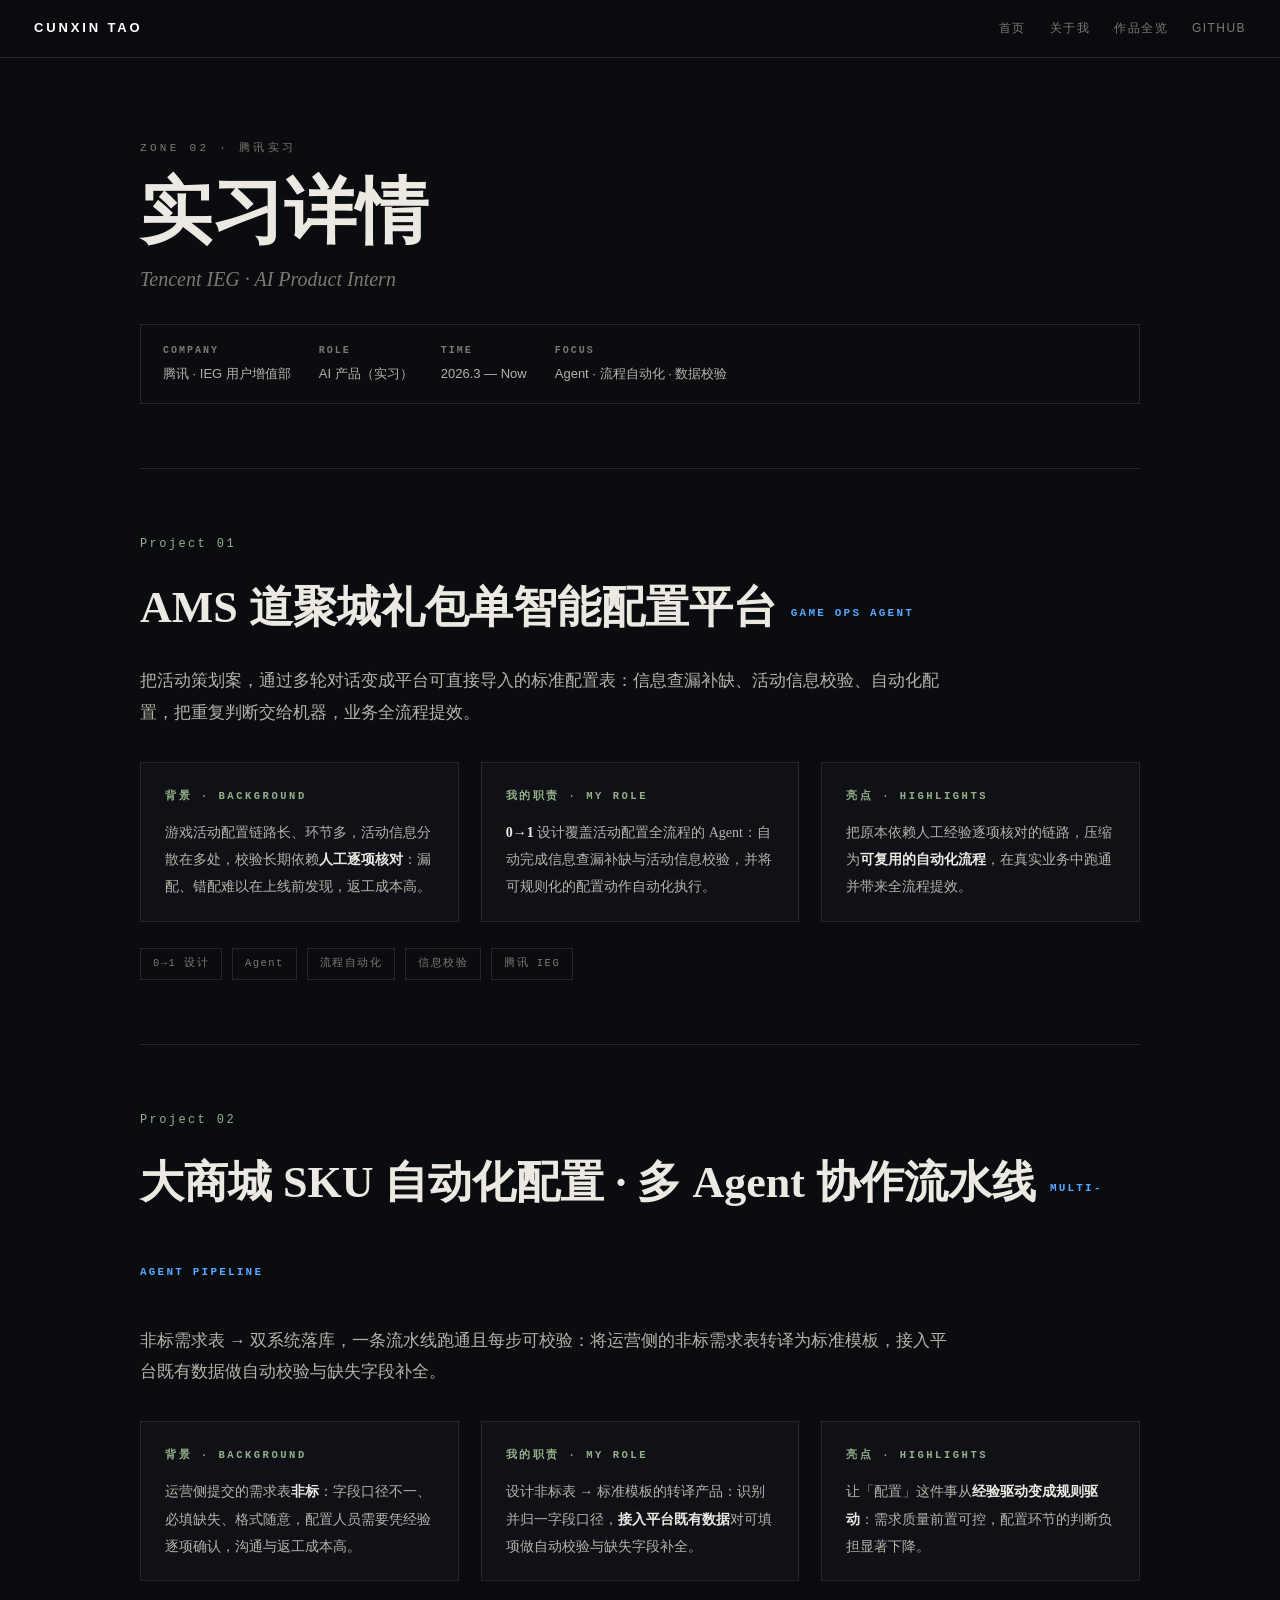
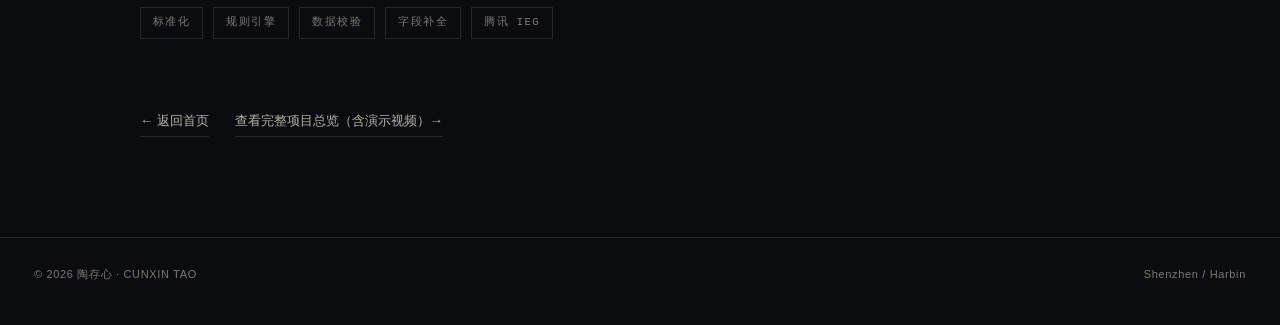
<file: tencent.html>
<!DOCTYPE html>
<html lang="zh-CN">
<head>
<meta charset="UTF-8">
<meta name="viewport" content="width=device-width, initial-scale=1.0">
<title>腾讯实习详情 · 陶存心 CUNXIN TAO</title>
<meta name="description" content="腾讯 IEG 用户增值部 · AI 产品实习详情：游戏活动业务 Agent、SKU 标准化产品">
<style>
  :root {
    --bg:#0b0c0f; --ink:#ece9e3; --soft:#b6b2aa; --muted:#7d7971; --line:#26262b;
    --accent:#58a6ff; --green:#93b189;
    --serif:"Noto Serif SC","Songti SC","STSong","SimSun",serif;
    --sans:-apple-system,BlinkMacSystemFont,"Segoe UI","PingFang SC","Microsoft YaHei",sans-serif;
    --mono:ui-monospace,SFMono-Regular,"SF Mono",Menlo,Consolas,monospace;
  }
  * { margin:0; padding:0; box-sizing:border-box; }
  html { scroll-behavior:smooth; }
  body { background:var(--bg); color:var(--ink); font-family:var(--serif); font-size:15px; line-height:1.9; -webkit-font-smoothing:antialiased; }
  a { color:inherit; text-decoration:none; }
  img { display:block; max-width:100%; }

  .nav { position:sticky; top:0; z-index:50; display:flex; align-items:center; justify-content:space-between;
    padding:0 34px; height:58px; background:rgba(11,12,15,.88); backdrop-filter:blur(8px); border-bottom:1px solid var(--line); }
  .nav .logo { font-family:var(--sans); font-size:13px; font-weight:700; letter-spacing:.22em; color:#fff; }
  .nav .menu { display:flex; gap:24px; font-family:var(--sans); font-size:12px; letter-spacing:.12em; }
  .nav .menu a { color:var(--muted); transition:color .2s; }
  .nav .menu a:hover { color:var(--ink); }

  .page { max-width:1080px; margin:0 auto; padding:80px 40px 100px; }

  .kicker { font-family:var(--mono); font-size:11px; letter-spacing:.3em; color:var(--muted); text-transform:uppercase; }
  .ptitle { font-size:clamp(44px,6vw,72px); font-weight:700; line-height:1.1; margin-top:14px; }
  .pen { font-style:italic; font-size:20px; color:var(--muted); margin-top:8px; }
  .meta { display:flex; flex-wrap:wrap; gap:12px 28px; margin-top:26px; font-family:var(--sans); font-size:13px; color:var(--soft);
    border:1px solid var(--line); padding:16px 22px; }
  .meta b { font-family:var(--mono); font-size:10px; letter-spacing:.2em; color:var(--muted); display:block; text-transform:uppercase; margin-bottom:2px; }

  .rule { border:0; border-top:1px solid var(--line); margin:64px 0; }

  .pno { font-family:var(--mono); font-size:12px; letter-spacing:.2em; color:var(--green); }
  .pname { font-size:clamp(30px,4vw,44px); font-weight:700; margin-top:10px; }
  .pname em { font-family:var(--mono); font-style:normal; font-size:11px; letter-spacing:.2em; color:var(--accent);
    margin-left:14px; text-transform:uppercase; vertical-align:6px; }
  .psum { font-size:16.5px; color:var(--soft); margin-top:16px; max-width:820px; }

  .blocks { display:grid; grid-template-columns:repeat(3,1fr); gap:22px; margin-top:34px; }
  .block { border:1px solid var(--line); padding:24px 24px 20px; background:#101116; }
  .block b { display:block; font-family:var(--mono); font-size:10.5px; letter-spacing:.24em; color:var(--green);
    text-transform:uppercase; margin-bottom:12px; }
  .block p { font-size:14px; color:var(--soft); line-height:1.95; }
  .block p strong { color:var(--ink); }

  .tags { display:flex; flex-wrap:wrap; gap:10px; margin-top:26px; list-style:none; }
  .tags li { font-family:var(--mono); font-size:10.5px; letter-spacing:.14em; color:var(--muted);
    border:1px solid var(--line); padding:5px 12px; }

  .foot-links { margin-top:70px; display:flex; gap:26px; font-family:var(--sans); font-size:13px; }
  .foot-links a { color:var(--soft); border-bottom:1px solid var(--line); padding-bottom:2px; transition:color .2s,border-color .2s; }
  .foot-links a:hover { color:var(--accent); border-color:var(--accent); }

  footer { border-top:1px solid var(--line); padding:26px 34px 40px; display:flex; justify-content:space-between;
    font-family:var(--sans); font-size:11px; color:var(--muted); letter-spacing:.06em; }

  @media (max-width:900px) {
    .page { padding:56px 22px 80px; }
    .blocks { grid-template-columns:1fr; }
    footer { flex-direction:column; gap:6px; }
  }
</style>
</head>
<body>

<nav class="nav">
  <a class="logo" href="index.html">CUNXIN TAO</a>
  <div class="menu">
    <a href="index.html">首页</a>
    <a href="about.html">关于我</a>
    <a href="index.html#works">作品全览</a>
    <a href="https://github.com/cunxintao-hub" target="_blank" rel="noopener">GITHUB</a>
  </div>
</nav>

<div class="page">
  <p class="kicker">Zone 02 · 腾讯实习</p>
  <h1 class="ptitle">实习详情</h1>
  <p class="pen">Tencent IEG · AI Product Intern</p>

  <div class="meta">
    <div><b>Company</b>腾讯 · IEG 用户增值部</div>
    <div><b>Role</b>AI 产品（实习）</div>
    <div><b>Time</b>2026.3 — Now</div>
    <div><b>Focus</b>Agent · 流程自动化 · 数据校验</div>
  </div>

  <hr class="rule">

  <!-- 项目一 -->
  <article id="agent">
    <p class="pno">Project 01</p>
    <h2 class="pname">AMS 道聚城礼包单智能配置平台<em>Game Ops Agent</em></h2>
    <p class="psum">把活动策划案，通过多轮对话变成平台可直接导入的标准配置表：信息查漏补缺、活动信息校验、自动化配置，把重复判断交给机器，业务全流程提效。</p>

    <div class="blocks">
      <div class="block">
        <b>背景 · Background</b>
        <p>游戏活动配置链路长、环节多，活动信息分散在多处，校验长期依赖<strong>人工逐项核对</strong>：漏配、错配难以在上线前发现，返工成本高。</p>
      </div>
      <div class="block">
        <b>我的职责 · My Role</b>
        <p><strong>0→1</strong> 设计覆盖活动配置全流程的 Agent：自动完成信息查漏补缺与活动信息校验，并将可规则化的配置动作自动化执行。</p>
      </div>
      <div class="block">
        <b>亮点 · Highlights</b>
        <p>把原本依赖人工经验逐项核对的链路，压缩为<strong>可复用的自动化流程</strong>，在真实业务中跑通并带来全流程提效。</p>
      </div>
    </div>

    <ul class="tags">
      <li>0→1 设计</li><li>Agent</li><li>流程自动化</li><li>信息校验</li><li>腾讯 IEG</li>
    </ul>
  </article>

  <hr class="rule">

  <!-- 项目二 -->
  <article id="sku">
    <p class="pno">Project 02</p>
    <h2 class="pname">大商城 SKU 自动化配置 · 多 Agent 协作流水线<em>Multi-Agent Pipeline</em></h2>
    <p class="psum">非标需求表 → 双系统落库，一条流水线跑通且每步可校验：将运营侧的非标需求表转译为标准模板，接入平台既有数据做自动校验与缺失字段补全。</p>

    <div class="blocks">
      <div class="block">
        <b>背景 · Background</b>
        <p>运营侧提交的需求表<strong>非标</strong>：字段口径不一、必填缺失、格式随意，配置人员需要凭经验逐项确认，沟通与返工成本高。</p>
      </div>
      <div class="block">
        <b>我的职责 · My Role</b>
        <p>设计非标表 → 标准模板的转译产品：识别并归一字段口径，<strong>接入平台既有数据</strong>对可填项做自动校验与缺失字段补全。</p>
      </div>
      <div class="block">
        <b>亮点 · Highlights</b>
        <p>让「配置」这件事从<strong>经验驱动变成规则驱动</strong>：需求质量前置可控，配置环节的判断负担显著下降。</p>
      </div>
    </div>

    <ul class="tags">
      <li>标准化</li><li>规则引擎</li><li>数据校验</li><li>字段补全</li><li>腾讯 IEG</li>
    </ul>
  </article>

  <div class="foot-links">
    <a href="index.html#skills">← 返回首页</a>
    <a href="https://cunxintao-hub.github.io/tencent-projects/" target="_blank" rel="noopener">查看完整项目总览（含演示视频）→</a>
  </div>
</div>

<footer>
  <span>© 2026 陶存心 · CUNXIN TAO</span>
  <span>Shenzhen / Harbin</span>
</footer>

</body>
</html>
</file>
<file: game/styles.css>
/* ============================================================
   🎣 疯狂钓鱼佬 · 全局样式
   视觉语言（参考流程图稿）：暖米底 #FAF6EC + 深藏蓝标题 #2B3A6B
   + 橙色强调 #E8683C + 圆角卡片 + 卡通投影；流程编号 ①~⑥
   布局规范（00 §1.2 / 10 §6）：顶栏 + 左栏260 + 主舞台自适应 + 右栏300 + 底部导航；
   容器最大宽 1920 居中、最小宽 1536（宽度 1.5×），窗口更窄时整体等比缩放，禁止横向滚动条
   ============================================================ */

:root{
  /* 主题色（参考图取色） */
  --cream:#FAF6EC;         /* 页面底色 */
  --cream-2:#FFFDF7;       /* 卡片底 */
  --cream-3:#F4EDDD;       /* 次级底 */
  --navy:#2B3A6B;          /* 主文字 / 标题 */
  --navy-2:#4A5C97;
  --orange:#E8683C;        /* 强调 */
  --orange-2:#F2823F;
  --gold:#E5A200;
  --gold-2:#F5B942;
  --line:#EADFC8;          /* 暖色描边 */
  --muted:#8B8574;

  /* 兼容旧变量名（JS/CSS 引用处不改） */
  --sky:#BFE3F5; --water:#4E9FBC; --wood:#B98A5A; --accent:var(--orange);
  --bg:var(--cream); --card:var(--cream-2); --text:var(--navy);

  /* 稀有度（00 §6） */
  --r-common:#9E9E9E; --r-uncommon:#4CAF50; --r-rare:#2196F3; --r-epic:#9C27B0; --r-legendary:#E5A200;

  /* 尺寸 */
  --radius:16px; --gap:10px;
  --left-w:260px; --right-w:300px; --top-h:60px; --nav-h:68px;
  --stage-min-h:420px;

  --sh-sm:0 2px 6px rgba(43,58,107,.08);
  --sh:0 6px 18px rgba(43,58,107,.12);
  --sh-btn:0 4px 0 rgba(43,58,107,.16);
}

*{ box-sizing:border-box; }

html,body{
  margin:0; padding:0; height:100%;
  overflow:hidden;                 /* 禁止滚动条（横纵都由内部容器接管） */
  background:var(--cream);
  color:var(--navy);
  font-family:"PingFang SC","Microsoft YaHei","Hiragino Sans GB",system-ui,sans-serif;
  font-size:14px; line-height:1.5;
  -webkit-font-smoothing:antialiased;
}

/* ---------- 视口与缩放容器 ---------- */
#viewport{
  width:100vw; height:100vh;
  overflow:hidden;
  display:flex; justify-content:center; align-items:flex-start;
}
#app{
  /* 宽度 1.5×：1280 → 1920；窗口窄于 1536 时由 layout.applyScale() 整体等比缩小 */
  width:min(1920px, 100vw);
  min-width:1536px;
  height:100vh;
  transform-origin:top center;      /* 由 layout.js 按窗口宽度设置 scale */
  display:flex; flex-direction:column;
  background:var(--cream);
}

/* ---------- 顶栏 ---------- */
.topbar{
  flex:0 0 var(--top-h); height:var(--top-h);
  display:flex; align-items:center; gap:8px;
  padding:0 16px;
  background:linear-gradient(180deg, #3A4C86 0%, #26315C 100%);
  color:#FFF8EC;
  border-bottom:3px solid var(--orange);
  box-shadow:0 4px 14px rgba(38,49,92,.28);
  user-select:none;
}
.topbar .brand{
  font-size:19px; font-weight:800; letter-spacing:.5px;
  text-shadow:0 2px 0 rgba(0,0,0,.18);
}
.topbar .spacer{ flex:1; }
.topbar .stat{
  display:inline-flex; align-items:center; gap:4px;
  padding:5px 12px; border-radius:999px;
  background:rgba(255,255,255,.14);
  border:1.5px solid rgba(255,255,255,.22);
  font-weight:700; font-size:13px;
  transition:background .15s, transform .08s;
}
.topbar .stat:hover{ background:rgba(255,255,255,.28); }
.topbar .stat:active{ transform:scale(.96); }
.topbar .icon-btn{
  width:38px; height:38px; border-radius:12px; border:1.5px solid rgba(255,255,255,.22);
  background:rgba(255,255,255,.14); color:#FFF8EC; font-size:16px;
  display:inline-flex; align-items:center; justify-content:center;
  cursor:pointer; user-select:none;
  transition:background .15s, transform .08s;
}
.topbar .icon-btn:hover{ background:rgba(255,255,255,.3); }
.topbar .icon-btn:active{ transform:scale(.94); }

/* ---------- 三栏主体 ---------- */
.body{
  flex:1 1 auto; min-height:0;
  display:flex; gap:var(--gap); padding:var(--gap);
}
.col-left{
  flex:0 0 var(--left-w); width:var(--left-w);
  overflow-y:auto; overflow-x:hidden;
  display:flex; flex-direction:column; gap:var(--gap);
}
.col-stage{
  flex:1 1 auto; min-width:0;
  display:flex; flex-direction:column; gap:var(--gap);
}
.col-right{
  flex:0 0 var(--right-w); width:var(--right-w);
  overflow-y:auto; overflow-x:hidden;
  display:flex; flex-direction:column; gap:var(--gap);
}
/* 钓鱼页：左栏整列隐藏（等级/钓场在右栏最上方），左栏只在二合/合成页出现 */
#app[data-tab="fishing"] .col-left{ display:none; }
.col-left::-webkit-scrollbar,.col-right::-webkit-scrollbar{ width:6px; }
.col-left::-webkit-scrollbar-thumb,.col-right::-webkit-scrollbar-thumb{
  background:rgba(43,58,107,.18); border-radius:3px;
}

/* ---------- 卡片 ---------- */
.card{
  background:var(--cream-2);
  border:2px solid var(--line);
  border-radius:var(--radius);
  padding:12px;
  box-shadow:var(--sh-sm);
}
.card-title{
  display:flex; align-items:center; justify-content:space-between;
  font-size:13px; font-weight:800; color:var(--navy);
  margin-bottom:10px; user-select:none;
}
.card-title > span:first-child{ display:inline-flex; align-items:center; gap:6px; }
.card-title > span:first-child::before{
  content:''; width:5px; height:16px; border-radius:3px;
  background:linear-gradient(180deg, var(--orange-2), var(--orange));
}

/* ---------- 主舞台 · 标题与流程编号 ---------- */
.stage-head{ display:flex; align-items:flex-end; justify-content:space-between; gap:10px; }
.stage-title{
  font-size:22px; font-weight:800; letter-spacing:.5px;
  color:var(--navy); line-height:1.25;
}
.stage-chip{
  display:inline-flex; align-items:center; gap:6px;
  padding:2px 10px; border-radius:8px;
  background:linear-gradient(180deg,#F2823F,#E8683C); color:#fff;
  font-size:12px; font-weight:800; letter-spacing:.5px;
  box-shadow:0 2px 0 #B84A26;
}
.stage-desc{ color:var(--muted); font-size:12px; margin-top:2px; }

.stage-steps{ display:flex; gap:6px; margin-top:10px; }
.step{
  flex:1 1 0; min-width:0;
  display:flex; align-items:center; justify-content:center; gap:6px;
  padding:6px 8px; border-radius:10px;
  background:var(--cream-3); border:2px solid transparent;
  font-size:12px; color:var(--muted);
  white-space:nowrap; overflow:hidden;
}
.step-ico{ font-size:13px; }
/* 窄窗口（含 1024 最小宽）只显示编号 + 图标，避免文字被裁断 */
.step-label{ display:none; }
@media (min-width:1260px){ .step-label{ display:inline; } }
.step-no{
  flex:0 0 auto; width:20px; height:20px; border-radius:7px;
  background:#CFC6AE; color:#fff;
  display:inline-flex; align-items:center; justify-content:center;
  font-weight:800; font-size:12px;
}
.step.done{ background:#E9EDF8; color:var(--navy-2); }
.step.done .step-no{ background:var(--navy-2); }
.step.active{
  background:#FFF1E4; border-color:var(--orange); color:var(--navy); font-weight:800;
  box-shadow:0 2px 8px rgba(232,104,60,.22);
}
.step.active .step-no{ background:var(--orange); }

/* ---------- 场景区（写实场景图 + 水面动效） ---------- */
.stage-scene{
  position:relative; overflow:hidden;
  flex:1 1 auto; min-height:var(--stage-min-h);
  border-radius:18px; border:3px solid var(--line);
  /* 场景图缺失时的兜底渐变；有图时由 render.applyScene() 内联覆盖 */
  background:linear-gradient(180deg,
    #CDE9F8 0%, #E7F5FC 34%,
    #9CCB8E 34.5%, #7CB571 41%,
    #A9D8E6 41.5%, #4E9FBC 100%) no-repeat center bottom / cover;
  display:flex; flex-direction:column; align-items:center; justify-content:flex-end;
  padding:16px; user-select:none;
  box-shadow:var(--sh-sm);
}
.stage-scene.has-photo{ background-position:center bottom; background-size:cover; }

/* 底部渐隐：让提示胶囊与操作按钮压在写实图上仍然清晰可读 */
.stage-scene::after{
  content:''; position:absolute; left:0; right:0; bottom:0; height:34%;
  background:linear-gradient(180deg, rgba(8,26,40,0) 0%, rgba(8,26,40,.32) 62%, rgba(8,26,40,.5) 100%);
  pointer-events:none; z-index:1;
}

/* 暗角：给写实场景图补纵深感 */
/* 🆕 阶段背景视频：铺满场景、置于所有叠加层之下（z-index 0），静音循环 */
.scene-video{
  position:absolute; inset:0; z-index:0;
  width:100%; height:100%; object-fit:cover;
  display:none; pointer-events:none; background:#0d2233;
  opacity:0; transition:opacity .22s linear;          /* 🆕 双缓冲：淡入淡出，换片不闪黑 */
}
.stage-scene.video-on .scene-video{ display:block; }
.stage-scene.video-on .scene-video.is-active{ opacity:1; }
/* 有视频时关掉背景图（含兜底渐变），避免与视频叠影 */
.stage-scene.video-on{ background-image:none !important; }
/* 视频里已含垂钓者，隐藏 Lottie 人物层，避免两个角色 */
.stage-scene.video-on .scene-actor{ display:none; }
/* 🆕 视频画面里本来就有浮漂与水面 → 隐藏 CSS 浮标与涟漪：
   否则会在水里多出一个「错位的假漂」（视频是 16:9 裁切，位置和插画的 bobberAt 对不上）。
   咬钩反馈仍由叠加提示（❗气泡 + 场景提示胶囊）承担；
   视频缺失回退插画时，这两个元素照旧显示、照旧能下沉/晃动 */
.stage-scene.video-on .scene-bobber,
.stage-scene.video-on .scene-ripples{ display:none; }

.scene-vignette{
  position:absolute; inset:0; pointer-events:none; z-index:1;
  background:radial-gradient(120% 85% at 50% 28%, rgba(255,255,255,0) 52%, rgba(12,32,48,.30) 100%);
}
/* 水下鱼影：缓慢横向游动，让静态图"活"起来 */
.scene-fishshadow{
  position:absolute; left:12%; bottom:16%; width:96px; height:28px; border-radius:50%;
  background:radial-gradient(ellipse at 50% 50%, rgba(8,40,60,.34), rgba(8,40,60,0) 72%);
  pointer-events:none; z-index:1;
  animation:swim 16s ease-in-out infinite alternate;
}
.scene-fishshadow::after{
  content:''; position:absolute; left:190%; top:-16px; width:64px; height:18px; border-radius:50%;
  background:radial-gradient(ellipse at 50% 50%, rgba(8,40,60,.24), rgba(8,40,60,0) 72%);
  animation:swim2 11s ease-in-out infinite alternate;
}
@keyframes swim{ from{ transform:translateX(0) } to{ transform:translateX(260px) } }
@keyframes swim2{ from{ transform:translateX(0) } to{ transform:translateX(-170px) } }

/* 人物动画层（Lottie；尺寸与偏移由 render 按 cover 规则同步，和底图像素对齐） */
.scene-actor{
  position:absolute; left:0; top:0;
  pointer-events:none; z-index:2;      /* 关键：不拦截任何点击 */
}
.scene-actor svg{ display:block; width:100%; height:100%; }
/* 动画层自带浮漂与钓竿时，隐藏 CSS 浮标，避免两个漂 */
.stage-scene.has-actor #scene-bobber{ display:none; }

/* 浮标周围涟漪（位置由 CONFIG.locations[x].scene 决定） */
.scene-ripples{
  position:absolute; pointer-events:none; z-index:2;
  width:120px; height:26px; margin-left:-60px;
}
.scene-ripples i{
  position:absolute; inset:0; border-radius:50%;
  border:2.5px solid rgba(255,255,255,.62);
  animation:ripple 2.6s ease-out infinite;
}
.scene-ripples i:last-child{
  animation-duration:3.4s; animation-delay:.7s; border-color:rgba(255,255,255,.42);
}

/* 浮标：抛竿晃动 / 咬钩下沉（01 §5） */
.scene-bobber{
  position:absolute; left:58%; bottom:24%;
  width:16px; height:22px; border-radius:8px 8px 10px 10px;
  background:linear-gradient(180deg,#E8683C 0 46%, #FFFDF7 46% 100%);
  border:2px solid #7A3A21; z-index:2;
  box-shadow:0 2px 6px rgba(0,0,0,.2);
  animation:bob 1.6s ease-in-out infinite;
}
.scene-bobber::after{                 /* 浮标下的水波 */
  content:''; position:absolute; left:50%; top:26px;
  width:34px; height:10px; margin-left:-17px; border-radius:50%;
  border:2px solid rgba(255,255,255,.7);
  animation:ripple 2.2s ease-out infinite;
}
.stage-scene[data-phase="waiting"] .scene-bobber{ animation:bob .9s ease-in-out infinite; }
.stage-scene[data-phase="biting"] .scene-bobber{ animation:sink .4s ease-in-out infinite alternate; }
.stage-scene[data-phase="biting"] .scene-bobber::after{ animation-duration:.8s; border-color:rgba(255,255,255,.95); }
@keyframes bob{ 0%,100%{ transform:translateY(0) } 50%{ transform:translateY(-8px) } }
@keyframes sink{ from{ transform:translateY(-6px) } to{ transform:translateY(16px) } }
@keyframes ripple{ 0%{ transform:scale(.5); opacity:.9 } 100%{ transform:scale(1.8); opacity:0 } }

/* 可点击阶段：场景整体给出可点提示（10 §6） */
.stage-scene[data-phase="biting"],.stage-scene[data-phase="reel"]{ cursor:pointer; }
.stage-scene[data-phase="biting"]:hover{ border-color:var(--orange); }

.scene-hint{
  position:relative; z-index:2;
  color:var(--navy); font-size:13px; font-weight:700;
  background:rgba(255,253,247,.92); border:2px solid var(--line);
  padding:6px 14px; border-radius:999px; margin-bottom:10px;
  box-shadow:var(--sh-sm);
}

.stage-overlay{
  /* 关键：底部留出操作区，覆盖层不得压住主操作按钮（否则点击被拦截） */
  position:absolute; left:0; right:0; top:0; bottom:88px;
  display:none;
  align-items:center; justify-content:center;
  padding:16px; z-index:3;
  background:rgba(43,58,107,.16);
}
.stage-overlay.show{ display:flex; }

/* 操作区 */
.stage-actions{
  position:relative; z-index:5;          /* 永远在覆盖层之上，保证可点 */
  display:flex; align-items:center; justify-content:center; gap:var(--gap);
  margin-top:12px;
}
.btn-ghost{
  min-height:48px; padding:0 18px; border-radius:14px;
  background:#FFFDF7; color:var(--navy); border:2px solid var(--line);
  font-weight:800; cursor:pointer; user-select:none;
  box-shadow:var(--sh-btn);
}
.btn-ghost:hover{ filter:brightness(1.03); transform:translateY(-1px); }
.btn-ghost:active{ transform:translateY(2px); box-shadow:0 1px 0 rgba(43,58,107,.16); }
.btn-sell{
  background:linear-gradient(180deg,#F5B942,#E5A200); color:#fff; border:none;
  box-shadow:0 4px 0 #A87500;
}

/* 咬钩提示 */
.bite-hint{
  background:linear-gradient(180deg, rgba(43,58,107,.94), rgba(38,49,92,.94));
  color:#FFF8EC; text-align:center;
  padding:14px 22px; border-radius:var(--radius); font-size:17px; font-weight:800;
  border:2px solid rgba(255,255,255,.25);
  box-shadow:0 10px 26px rgba(20,28,56,.35);
}
.bite-hint .li-sub{ color:#D9D2BE; margin-top:4px; font-weight:600; }

/* ---------- 张力判定条 ---------- */
.tension-box,.reel-box{
  width:100%; max-width:720px;
  background:linear-gradient(180deg,#FFFDF7,#FBF3E2);
  border:3px solid var(--line); border-radius:var(--radius);
  padding:14px 16px; box-shadow:var(--sh);
}
.tension-head,.reel-foot{
  display:flex; align-items:center; justify-content:space-between;
  font-size:12px; color:var(--muted); font-weight:700;
}
.tension-bar{
  position:relative; height:38px; margin:10px 0;
  background:repeating-linear-gradient(90deg,#EFE7D4 0 9px,#E7DCC4 9px 10px);
  border:2px solid var(--line); border-radius:10px; overflow:hidden;
  width:100%; max-width:720px;
}
.tension-target{
  position:absolute; top:0; bottom:0;
  background:linear-gradient(180deg, rgba(124,197,118,.85), rgba(76,175,80,.85));
  border-left:3px solid #3E8E41; border-right:3px solid #3E8E41;
  box-shadow:inset 0 0 10px rgba(255,255,255,.5);
}
.tension-cursor{
  position:absolute; top:-4px; bottom:-4px; width:6px; margin-left:-3px;
  background:linear-gradient(180deg,#FF6B52,#D3311C);
  border-radius:3px;
  box-shadow:0 0 8px rgba(211,49,28,.9), 0 0 0 2px rgba(255,255,255,.7) inset;
}
.tension-foot{ min-height:20px; font-size:13px; font-weight:700; }

/* ---------- 收杆进度 ---------- */
.reel-head{
  font-size:18px; font-weight:800; text-align:center; margin-bottom:8px;
  color:var(--navy);
}
.reel-bar{
  position:relative; height:30px; margin:10px 0;
  background:#EFE7D4; border:2px solid var(--line); border-radius:10px; overflow:hidden;
}
.reel-fill{
  height:100%; width:0%;
  background:linear-gradient(90deg,#F5B942,#F2823F,#E8683C);
  box-shadow:inset 0 0 12px rgba(255,255,255,.4);
  transition:width .08s linear;
}
.reel-foot span{ color:var(--navy); font-weight:800; font-size:16px; }
/* 🆕 起手加成 / 松线回退提示 */
.reel-sub{
  min-height:16px; text-align:center; font-size:12px; font-weight:700;
  color:var(--green, #2E7D32); margin-bottom:2px;
}
.reel-foot #reel-slip{
  font-size:12px; font-weight:700; color:#C62828; opacity:.85;
}
.reel-foot #reel-slip:empty{ display:none; }

/* ---------- 鱼获结算卡片（参考图 ⑥ 结算卡） ---------- */
.catch-card{
  position:relative; text-align:center;
  background:linear-gradient(180deg,#FFFDF6,#FBF3E2);
  border:3px solid #E5C87A; border-radius:18px;
  padding:22px 18px 16px; margin-top:6px;
  box-shadow:inset 0 0 0 3px rgba(255,255,255,.7), 0 8px 20px rgba(43,58,107,.12);
}
.catch-ribbon{
  position:absolute; top:-15px; left:50%; transform:translateX(-50%);
  background:linear-gradient(180deg,#4A65C8,#2B3A6B); color:#fff;
  padding:4px 20px; border-radius:9px; font-size:13px; font-weight:800; letter-spacing:1px;
  box-shadow:0 3px 0 #1D2650;
}
.catch-icon{ font-size:74px; line-height:1.15; }
.catch-name{ font-size:20px; font-weight:800; margin:6px 0 2px; }
.catch-stars{ font-size:22px; letter-spacing:5px; color:var(--gold-2); text-shadow:0 2px 0 rgba(0,0,0,.06); }
.catch-weight{ font-size:18px; font-weight:800; margin-top:8px; }
.catch-desc{ color:var(--muted); margin-top:2px; }
.catch-price{
  display:inline-block; margin-top:12px; padding:6px 18px;
  background:#fff; border:2px dashed #E5C87A; border-radius:12px;
  color:#B8860B; font-weight:800; font-size:18px;
}

/* ---------- 按钮 ---------- */
.btn{
  min-height:40px; padding:0 18px;
  border:none; border-radius:14px;
  background:#fff; color:var(--navy);
  border:2px solid var(--line);
  font-size:14px; font-weight:800;
  cursor:pointer; user-select:none;
  transition:transform .08s, box-shadow .15s, filter .15s;
  box-shadow:var(--sh-btn);
}
.btn:hover{ filter:brightness(1.04); transform:translateY(-1px); box-shadow:0 6px 0 rgba(43,58,107,.14); }
.btn:active{ transform:translateY(2px); box-shadow:0 1px 0 rgba(43,58,107,.16); }  /* 10 §1：pointerdown 即缩放 */
.btn[disabled]{ opacity:.55; cursor:not-allowed; box-shadow:none; filter:none; transform:none; }

.btn-primary{
  min-height:56px; padding:0 44px; font-size:19px; font-weight:800; color:#fff;
  background:linear-gradient(180deg,#F2823F,#E8683C); border:none;
  box-shadow:0 5px 0 #B84A26;
}
.btn-primary:hover{ filter:brightness(1.06); transform:translateY(-1px); box-shadow:0 7px 0 #B84A26; }
.btn-primary:active{ transform:translateY(3px); box-shadow:0 2px 0 #B84A26; }

/* ---------- 列表项 / 槽位 ---------- */
.list-item{
  display:flex; align-items:center; gap:8px;
  padding:8px 10px; margin-bottom:6px;
  border:2px solid var(--line); border-radius:12px;
  background:var(--cream-2);
  cursor:pointer; user-select:none;
  transition:transform .08s, box-shadow .15s, filter .15s, border-color .15s;
}
.list-item:last-child{ margin-bottom:0; }
.list-item:hover{ filter:brightness(1.02); box-shadow:var(--sh); transform:translateY(-1px); border-color:#DCCFB0; }
.list-item:active{ transform:scale(.98); }
.list-item.active{ border-color:var(--orange); box-shadow:0 0 0 3px rgba(232,104,60,.16) inset; }
.list-item .li-main{ flex:1; min-width:0; overflow:hidden; text-overflow:ellipsis; white-space:nowrap; }
.list-item .li-sub{ color:var(--muted); font-size:12px; }

.slot{
  display:flex; align-items:center; gap:8px;
  padding:8px 10px; margin-bottom:6px;
  border:2px dashed var(--line); border-radius:12px;
  background:var(--cream-3); cursor:pointer; user-select:none;
  transition:transform .08s, box-shadow .15s, filter .15s;
}
.slot:hover{ filter:brightness(1.03); box-shadow:var(--sh); }
.slot:active{ transform:scale(.98); }
.slot .slot-name{ flex:1; }
.slot .slot-empty{ color:var(--muted); }

.empty-tip{ color:var(--muted); font-size:12px; text-align:center; padding:16px 0; }

/* ---------- 装备 2×2 宫格（02 §7，左栏） ---------- */
.equip-grid{ display:grid; grid-template-columns:1fr 1fr; gap:var(--gap); }
.equip-cell{
  padding:10px; border-radius:12px;
  border:2px solid var(--line); background:var(--cream-3);
  cursor:pointer; user-select:none;
  transition:transform .08s, box-shadow .15s, filter .15s, border-color .15s;
}
.equip-cell:hover{ filter:brightness(1.03); box-shadow:var(--sh); transform:translateY(-1px); border-color:#DCCFB0; }
.equip-cell:active{ transform:scale(.97); }
.equip-cell.locked{ opacity:.6; }
.eq-slot{ font-size:12px; color:var(--muted); font-weight:700; margin-bottom:4px; }
.eq-name{ font-size:13px; font-weight:800; color:var(--navy); white-space:nowrap; overflow:hidden; text-overflow:ellipsis; }
.eq-extra{ font-size:12px; color:var(--muted); margin-top:2px; white-space:nowrap; overflow:hidden; text-overflow:ellipsis; }

/* ---------- 装备加成明细 ---------- */
.stat-row{
  display:flex; align-items:center; gap:8px;
  padding:7px 0; border-bottom:1px dashed var(--line);
  font-size:13px;
}
.stat-row:last-child{ border-bottom:none; }
.stat-row span:first-child{ flex:1; color:var(--muted); font-weight:700; }
.stat-row b{ color:var(--orange); font-variant-numeric:tabular-nums; }

.tag{
  display:inline-block; padding:0 7px; border-radius:7px;
  font-size:11px; font-weight:800; background:#EFE9DA;
}
.eq-icon{ font-size:18px; }
.modal-foot-inline{ display:flex; justify-content:center; gap:8px; margin-top:12px; flex-wrap:wrap; }
.modal-foot-inline .btn{ min-height:40px; }

/* ---------- 底部导航 ---------- */
.bottomnav{
  flex:0 0 var(--nav-h); height:var(--nav-h);
  display:flex; align-items:center; justify-content:space-between; gap:6px;
  padding:0 12px;
  background:var(--cream-2); border-top:2px solid var(--line);
  box-shadow:0 -4px 14px rgba(43,58,107,.06);
  user-select:none;
}
.nav-item{
  flex:1 1 0; min-width:0; height:52px;
  display:flex; flex-direction:column; align-items:center; justify-content:center; gap:2px;
  border:2px solid transparent; border-radius:12px; background:transparent;
  font-size:12px; color:var(--muted); font-weight:700;
  cursor:pointer; user-select:none;
  transition:background .15s, color .15s, transform .08s, border-color .15s;
}
.nav-item .nav-ico{ font-size:18px; line-height:1; }
.nav-item:hover{ background:var(--cream-3); color:var(--navy); }
.nav-item:active{ transform:scale(.96); }
.nav-item.active{
  background:#FFF1E4; border-color:var(--orange); color:var(--orange);
}
.nav-item.active .nav-ico{ transform:scale(1.08); }

/* ---------- 稀有度光效 ---------- */
.glow-common    { box-shadow:0 0 0 2px var(--r-common) inset; }
.glow-uncommon  { box-shadow:0 0 0 2px var(--r-uncommon) inset, 0 0 10px rgba(76,175,80,.25); }
.glow-rare      { box-shadow:0 0 0 2px var(--r-rare) inset,     0 0 10px rgba(33,150,243,.28); }
.glow-epic      { box-shadow:0 0 0 2px var(--r-epic) inset,     0 0 12px rgba(156,39,176,.3); }
.glow-legendary { box-shadow:0 0 0 2px var(--r-legendary) inset,0 0 14px rgba(229,162,0,.45); }
.t-common{ color:var(--r-common); } .t-uncommon{ color:var(--r-uncommon); }
.t-rare{ color:var(--r-rare); } .t-epic{ color:var(--r-epic); } .t-legendary{ color:var(--r-legendary); }

/* ---------- Toast ---------- */
.toast-layer{
  position:fixed; left:50%; bottom:96px; transform:translateX(-50%);
  display:flex; flex-direction:column; align-items:center; gap:8px;
  z-index:9000; pointer-events:none;
}
.toast{
  padding:9px 18px; border-radius:999px;
  background:rgba(38,49,92,.95); color:#FFF8EC; font-size:13px; font-weight:800;
  border:2px solid rgba(255,255,255,.18);
  box-shadow:0 8px 22px rgba(20,28,56,.28);
  animation:toast-in .18s ease-out;
}
.toast.ok{ background:linear-gradient(180deg,#4CAF50,#388E3C); border-color:rgba(255,255,255,.3); }
.toast.warn{ background:linear-gradient(180deg,#F2823F,#D9541F); border-color:rgba(255,255,255,.3); }
.toast.err{ background:linear-gradient(180deg,#E05252,#B62B2B); border-color:rgba(255,255,255,.3); }
@keyframes toast-in{ from{ opacity:0; transform:translateY(8px);} to{ opacity:1; transform:none;} }

/* ---------- Modal ---------- */
.modal-layer{ position:fixed; inset:0; z-index:9500; }
.modal-backdrop{
  position:absolute; inset:0; background:rgba(38,49,92,.45);
  display:flex; align-items:center; justify-content:center;
}
/* 🆕 鱼获结算：遮罩调浅，让背后的「4.上了」视频演出透出来 */
.modal-backdrop.modal-light{ background:rgba(16,32,52,.18); }
.modal-panel{
  width:min(600px, 92vw); min-width:480px; max-height:82vh; overflow:auto;
  background:var(--cream-2);
  border:3px solid var(--line); border-radius:18px;
  box-shadow:0 20px 50px rgba(20,28,56,.32);
  padding:16px 18px; animation:modal-in .18s ease-out;
}
@keyframes modal-in{ from{ opacity:0; transform:translateY(10px) scale(.98);} to{ opacity:1; transform:none;} }
.modal-head{ display:flex; align-items:center; justify-content:space-between; margin-bottom:12px; }
.modal-title{ font-size:18px; font-weight:800; color:var(--navy); }
.modal-close{
  width:32px; height:32px; border-radius:10px; border:2px solid var(--line);
  background:var(--cream-3); font-size:15px; cursor:pointer; color:var(--navy); font-weight:800;
}
.modal-close:hover{ background:#EFE0CC; }
.modal-body{ font-size:14px; }
.modal-foot{ display:flex; justify-content:flex-end; gap:8px; margin-top:16px; }

.ok-text{ color:#388E3C; font-weight:800; }
.err-text{ color:#C62828; font-weight:800; }

/* ============================================================
   03/04 页签面板切换：卡片级用 display:block，舞台级用 flex 列
   （所有界面仍在「顶栏 + 左栏 + 主舞台 + 右栏 + 底部导航」骨架内）
   ============================================================ */
.only-fishing,.only-merge,.only-craft,.only-skill,.only-workshop,.only-market,.only-social,.only-diamond{ display:none; }
#app[data-tab="fishing"] .only-fishing{ display:block; }
#app[data-tab="merge"] .only-merge{ display:block; }
#app[data-tab="craft"] .only-craft{ display:block; }
#app[data-tab="skill"] .only-skill{ display:block; }
#app[data-tab="workshop"] .only-workshop{ display:block; }
#app[data-tab="market"] .only-market{ display:block; }
#app[data-tab="social"] .only-social{ display:block; }
#app[data-tab="diamond"] .only-diamond{ display:block; }

.stage-panel{ display:none; flex-direction:column; gap:var(--gap); flex:1 1 auto; min-height:0; }
#app[data-tab="fishing"] .stage-panel.only-fishing,
#app[data-tab="merge"] .stage-panel.only-merge,
#app[data-tab="craft"] .stage-panel.only-craft,
#app[data-tab="skill"] .stage-panel.only-skill,
#app[data-tab="workshop"] .stage-panel.only-workshop,
#app[data-tab="market"] .stage-panel.only-market,
#app[data-tab="social"] .stage-panel.only-social,
#app[data-tab="diamond"] .stage-panel.only-diamond{ display:flex; }

/* ---------- 06/07：图鉴红点 + 资产飘字 + 工坊/市场 ---------- */
.icon-btn{ position:relative; }
.icon-btn .dot{
  position:absolute; right:-2px; top:-2px; min-width:16px; height:16px;
  padding:0 4px; border-radius:8px; background:#E53935; color:#fff;
  font-size:10px; font-weight:800; line-height:16px; text-align:center;
  box-shadow:0 0 0 2px rgba(255,255,255,.85);
}
.float-layer{ position:fixed; left:0; right:0; top:0; height:0; z-index:900; pointer-events:none; }
.float-text{
  position:absolute; left:50%; transform:translateX(-50%);
  font-size:16px; font-weight:800; color:#2E7D32; text-shadow:0 1px 2px rgba(255,255,255,.9);
  animation:float-up 1.1s ease-out forwards;
}
.float-text.warn{ color:#B34A26; }
.float-text.err{ color:#C62828; }
@keyframes float-up{
  0%{ opacity:0; transform:translate(-50%, 8px) }
  20%{ opacity:1 }
  100%{ opacity:0; transform:translate(-50%, -26px) }
}

/* 图鉴 */
.codex-head{ font-size:13px; color:var(--muted); margin-bottom:8px; }
.codex-head b{ color:var(--ink); }
.codex-bar{
  height:8px; border-radius:999px; overflow:hidden; margin-top:6px;
  background:var(--cream-3); border:1.5px solid var(--line);
}
.codex-bar > i{ display:block; height:100%; background:linear-gradient(90deg,#F5B942,#E8683C); }
.bag-card.codex-unknown{ opacity:.55; filter:grayscale(.7); }
/* 🆕 图鉴：未收录的鱼保留稀有度星级轮廓（暗显）；钓场筛选条 */
.bag-stars.dim{ opacity:.35; }
.codex-locs{ display:flex; flex-wrap:wrap; gap:6px; margin:8px 0 10px; }
.codex-locs .bag-tab{ font-size:12px; padding:4px 10px; }
.codex-locs .bag-tab .li-sub{ font-size:10px; }
.bag-card.codex-card .bag-num{ font-size:11px; }

/* 工坊 */
.ws-stage,.mk-stage{ flex:1 1 auto; min-height:0; overflow:auto; }
.ws-head{
  display:flex; align-items:center; justify-content:space-between; gap:10px;
  font-size:13px; color:var(--muted); margin-bottom:8px;
}
.ws-slots{ display:grid; grid-template-columns:repeat(auto-fill, minmax(240px, 1fr)); gap:10px; }
.ws-slot{
  display:flex; align-items:center; gap:10px; padding:10px 12px;
  background:var(--cream-2); border:2px solid var(--line); border-radius:14px;
}
.ws-slot.empty{ justify-content:center; color:var(--muted); border-style:dashed; }
.ws-slot.done{ border-color:#3DA35D; background:#EAF7EE; }
.ws-slot-ico{ font-size:24px; line-height:1; }
.ws-slot-main{ flex:1 1 auto; min-width:0; }
.ws-slot-name{ font-size:13px; font-weight:700; color:var(--ink); }
.ws-bar{
  height:8px; border-radius:999px; overflow:hidden; margin:4px 0;
  background:var(--cream-3); border:1.5px solid var(--line);
}
.ws-bar > i{ display:block; height:100%; background:linear-gradient(90deg,#7BC4B8,#4FB3C9); }
.ws-lock{ padding:28px 12px; text-align:center; }
.ws-lock-title{ font-size:18px; font-weight:800; color:var(--navy); margin-bottom:6px; }
.ws-list .list-item{ background:var(--cream-2); border:2px solid var(--line); border-radius:12px; margin-bottom:6px; }

/* 市场 */
.buy-row .buy-ico{ font-size:26px; }

/* ---------- 🏆 博览会：4 个展区卡片（参考稿：米黄卡 + 奶粉要求条 + 灰/橙按钮） ---------- */
.expo-grid{
  display:grid; grid-template-columns:repeat(4, minmax(0, 1fr));
  gap:12px; margin-top:8px;
}
@media (max-width: 1400px){ .expo-grid{ grid-template-columns:repeat(2, minmax(0, 1fr)); } }
.expo-card{
  display:flex; flex-direction:column; align-items:center; gap:6px;
  padding:14px 12px 12px; border-radius:16px;
  background:var(--cream-2); border:2px solid var(--line);
  box-shadow:var(--sh); transition:filter .15s, box-shadow .15s, transform .08s;
}
.expo-card:hover{ filter:brightness(1.02); }
.expo-card.ready{ border-color:var(--accent); box-shadow:0 3px 10px rgba(232,104,60,.22); }
.expo-card.done{ opacity:.72; filter:grayscale(.25); }
.expo-icon{ font-size:40px; line-height:1.1; }
.expo-name{ font-size:16px; font-weight:800; color:var(--navy); }
.expo-sub{ font-size:12px; color:var(--muted); }
.expo-reward{ font-size:13px; color:var(--muted); margin-top:2px; }
.expo-reward b{ color:var(--accent); font-variant-numeric:tabular-nums; }
.expo-reqs{ width:100%; display:flex; flex-direction:column; gap:6px; margin:6px 0 4px; }
.expo-pill{
  display:flex; align-items:center; gap:8px;
  padding:5px 8px; border-radius:10px;
  background:var(--cream-3); border:1.5px solid var(--line);
  font-size:12.5px; color:var(--ink); text-align:left;
}
.expo-pill.ok{ background:#EAF7EE; border-color:#8DD0A4; }
.expo-pill-ico{
  flex:0 0 auto; width:24px; height:24px; border-radius:7px;
  display:flex; align-items:center; justify-content:center;
  background:#E8E1F5; font-size:14px;
}
.expo-pill-text{ flex:1 1 auto; min-width:0; }
.expo-pill-extra{ flex:0 0 auto; font-size:11px; color:var(--muted); font-variant-numeric:tabular-nums; }
.expo-pill.ok .expo-pill-extra{ color:#2E7D32; }
.expo-submit{ width:100%; min-height:40px; margin-top:auto; font-size:13px; }
.expo-card.ready .expo-submit{ color:#fff; }

/* ---------- 💎 钻石系统（横版：顶部余额 + 4 个分区卡片） ---------- */
.dm-stage{ flex:1 1 auto; min-height:0; overflow:auto; }
#diamond-panel{ display:flex; flex-direction:column; gap:12px; }

.dm-top{
  display:flex; align-items:center; gap:14px;
  padding:12px 16px; border-radius:16px;
  background:linear-gradient(180deg,#EAF4FF,#DCEBFA); border:2px solid #B9D6F2;
}
.dm-top-icon{ font-size:38px; line-height:1; }
.dm-top-title{ font-size:16px; font-weight:800; color:#1F3A5F; }
.dm-top-num{ font-size:30px; font-weight:900; color:#1565C0; font-variant-numeric:tabular-nums; }
.dm-top-main{ flex:0 0 auto; min-width:120px; }
.dm-top-src{ flex:1 1 auto; min-width:0; display:flex; flex-wrap:wrap; gap:6px; align-items:center; }
.dm-top-src .li-sub{ flex:1 1 100%; }
.dm-src{
  font-size:12px; font-weight:700; color:#1565C0;
  background:#fff; border:1.5px solid #B9D6F2; border-radius:999px; padding:2px 9px;
}
.dm-top-side{ flex:0 0 auto; text-align:right; font-size:13px; color:var(--muted); }
.dm-top-side b{ color:#1565C0; font-size:18px; }

.dm-card{
  background:var(--cream-2); border:2px solid var(--line); border-radius:16px;
  padding:10px 14px 14px;
}
.dm-head{
  display:flex; align-items:center; justify-content:space-between; gap:10px;
  font-size:15px; font-weight:800; color:var(--navy);
  padding-bottom:8px; border-bottom:2px dashed var(--line); margin-bottom:10px;
}
.dm-tip{ font-size:12px; font-weight:700; color:#1565C0; background:#E3F0FF; border-radius:999px; padding:2px 9px; }

/* 🆕 金币兑换：横排三档 */
.dm-rows{ display:grid; grid-template-columns:repeat(3, minmax(0,1fr)); gap:10px; }
@media (max-width:1400px){ .dm-rows{ grid-template-columns:1fr; } }
.dm-row{
  display:flex; align-items:center; gap:12px;
  padding:10px 12px; border-radius:14px;
  background:var(--cream-3); border:2px solid var(--line);
}
.dm-row-ico{ font-size:26px; }
.dm-row-main{ flex:1 1 auto; min-width:0; }
.dm-row-title{ font-size:15px; font-weight:800; color:var(--ink); }
.dm-row .btn{ flex:0 0 auto; min-width:88px; }

/* 🧰 材料捆绑包：3 列卡片 + 省 X% 角标 */
.dm-bundles{ display:grid; grid-template-columns:repeat(6, minmax(0,1fr)); gap:10px; }
@media (max-width:1600px){ .dm-bundles{ grid-template-columns:repeat(3, minmax(0,1fr)); } }
.dm-bundle{
  position:relative; display:flex; flex-direction:column; align-items:center; gap:4px;
  padding:16px 10px 10px; border-radius:14px;
  background:var(--cream-3); border:2px solid var(--line); text-align:center;
}
.dm-bundle:hover{ filter:brightness(1.02); box-shadow:var(--sh); }
.dm-save{
  position:absolute; right:6px; top:-9px;
  background:#E53935; color:#fff; font-size:11px; font-weight:800;
  border-radius:999px; padding:2px 8px; box-shadow:0 1px 3px rgba(0,0,0,.18);
}
.dm-bundle-ico{ font-size:30px; line-height:1.1; }
.dm-bundle-name{ font-size:13px; font-weight:800; color:var(--navy); }
.dm-bundle-items{ display:flex; flex-wrap:wrap; gap:4px 6px; justify-content:center; font-size:11.5px; color:var(--muted); }
.dm-item{ display:inline-flex; align-items:center; gap:2px; }
.dm-item i{ font-style:normal; }
.dm-price{ display:flex; align-items:center; gap:8px; margin-top:2px; }
.dm-gem{ font-size:13px; font-weight:800; color:#1565C0; background:#E3F0FF; border-radius:999px; padding:1px 9px; }
.dm-origin{ font-size:12px; color:var(--muted); text-decoration:line-through; }
.dm-bundle .btn{ width:100%; min-height:36px; font-size:12.5px; margin-top:2px; }

/* 🦸 英雄招募：4 列卡片 */
.dm-bonus-bar{ font-size:12.5px; color:var(--muted); margin-bottom:8px; }
.dm-bonus{ display:inline-block; margin:2px 6px 2px 0; padding:2px 8px; border-radius:999px; background:#E8F5E9; color:#2E7D32; font-weight:700; }
.dm-heroes{ display:grid; grid-template-columns:repeat(8, minmax(0,1fr)); gap:10px; }
@media (max-width:1700px){ .dm-heroes{ grid-template-columns:repeat(4, minmax(0,1fr)); } }
.dm-hero{
  display:flex; flex-direction:column; align-items:center; gap:3px; text-align:center;
  padding:12px 8px; border-radius:14px;
  background:var(--cream-3); border:2px solid var(--line);
}
.dm-hero.owned{ background:#EAF7EE; border-color:#8DD0A4; }
.dm-hero:hover{ filter:brightness(1.02); box-shadow:var(--sh); }
.dm-hero-ico{ font-size:30px; line-height:1.1; }
.dm-hero-name{ font-size:13px; font-weight:800; color:var(--navy); }
.dm-hero-rar{ font-size:11px; font-weight:700; color:var(--muted); }
.dm-hero-rar.rar-common{ color:#9E9E9E; }
.dm-hero-rar.rar-uncommon{ color:#4CAF50; }
.dm-hero-rar.rar-rare{ color:#2196F3; }
.dm-hero-rar.rar-epic{ color:#9C27B0; }
.dm-hero-rar.rar-legendary{ color:#FFC107; }
.dm-hero-desc{ font-size:12px; font-weight:700; color:var(--water); }
.dm-hero .btn{ width:100%; min-height:34px; font-size:12px; margin-top:4px; }
.dm-hero-foot{ font-size:12px; font-weight:700; }
.dm-hero-foot.owned{ color:#2E7D32; }
.dm-hero-foot.lock{ color:var(--muted); }

/* ---------- 08 社交 ---------- */
.soc-stage{ flex:1 1 auto; min-height:0; overflow:auto; }
.soc-status{
  display:flex; align-items:center; gap:10px; flex-wrap:wrap;
  padding:8px 12px; margin-bottom:10px;
  background:var(--cream-2); border:2px solid var(--line); border-radius:12px; font-size:13px;
}
.soc-status.offline{ background:#FFF3E0; border-color:#E0A06A; }
.soc-status .btn{ margin-left:auto; min-height:36px; padding:0 12px; font-size:13px; }
.soc-card{
  margin-bottom:10px; padding:10px 12px;
  background:var(--cream-2); border:2px solid var(--line); border-radius:14px;
}
.soc-row{ display:flex; gap:8px; align-items:center; margin:6px 0; flex-wrap:wrap; }
.soc-input{
  flex:1 1 200px; min-width:160px; height:40px; padding:0 10px;
  font-size:14px; color:var(--ink); background:#fff;
  border:2px solid var(--line); border-radius:10px; outline:none;
}
.soc-input:focus{ border-color:var(--accent); }
.soc-input:disabled{ background:var(--cream-3); color:var(--muted); }
.soc-bar{
  height:8px; border-radius:999px; overflow:hidden; margin:6px 0;
  background:var(--cream-3); border:1.5px solid var(--line);
}
.soc-bar > i{ display:block; height:100%; background:linear-gradient(90deg,#7BC4B8,#4FB3C9); }
.soc-chatbox{ max-height:180px; overflow:auto; margin:6px 0; }
.soc-chat{
  padding:6px 8px; margin-bottom:4px; border-radius:8px;
  background:var(--cream-3); font-size:13px; line-height:1.5;
}
.soc-chat.me{ background:#E8F5E9; }
.soc-chat b{ color:var(--navy); margin-right:6px; }
.err-text{ color:#C62828; font-size:12px; margin-top:4px; }
.ok-text{ color:#2E7D32; }

/* ---------- 🎒 背包面板（参考稿：页签 + 卡片网格 + 左上角来源标签） ---------- */
.modal-panel.modal-wide{ width:min(900px, 94vw); }
.modal-panel.modal-wide .modal-body{ max-height:min(62vh, 560px); overflow:auto; }

.bag-tabs{ display:flex; gap:8px; margin-bottom:10px; }
.bag-tab{
  flex:1 1 0; min-height:42px; border-radius:12px;
  background:var(--cream-2); border:2px solid var(--line);
  color:var(--muted); font-size:13px; font-weight:700; cursor:pointer;
  transition:transform .08s, filter .15s, box-shadow .15s;
}
.bag-tab:hover{ filter:brightness(1.03); box-shadow:var(--sh); }
.bag-tab:active{ transform:scale(.98); }
.bag-tab.active{
  background:linear-gradient(180deg,#FFB733,#E8683C); color:#fff;
  border-color:#C8552C; box-shadow:0 3px 0 #B34A26;
}

.bag-meta{ font-size:12px; color:var(--muted); margin-bottom:8px; }
.bag-grid{
  display:grid; grid-template-columns:repeat(4, 1fr); gap:10px;
  max-height:44vh; overflow:auto; padding:2px;
}
.bag-grid.empty{ display:block; }
.bag-grid .empty-tip{ padding:28px 8px; line-height:1.7; }

.bag-card{
  position:relative; padding:22px 8px 10px; border-radius:12px;
  background:var(--cream-2); border:2px solid var(--line);
  display:flex; flex-direction:column; align-items:center; gap:2px;
  text-align:center; overflow:hidden;
}
.bag-card:hover{ filter:brightness(1.03); box-shadow:var(--sh); }
.bag-card .bag-ico{ font-size:26px; line-height:1.1; }
.bag-card .bag-name{
  font-size:12px; font-weight:700; color:var(--ink);
  max-width:100%; white-space:nowrap; overflow:hidden; text-overflow:ellipsis;
}
.bag-card .bag-num{ font-size:12px; color:var(--muted); font-variant-numeric:tabular-nums; }
.bag-card .bag-stars{ font-size:11px; color:#E9A600; letter-spacing:1px; }
.bag-card .bag-lock{ color:var(--muted); margin-left:3px; }
.bag-card .bag-badge{
  position:absolute; left:6px; bottom:6px; font-size:10px;
  padding:1px 5px; border-radius:6px; background:var(--accent); color:#fff; font-weight:700;
}
.bag-card .bag-badge.ghost{ background:#E6DFCB; color:var(--muted); }
.bag-tag{
  position:absolute; left:6px; top:6px; font-size:10px; font-weight:700;
  padding:1px 6px; border-radius:6px;
}
.bag-tag.tag-natural{ background:#DFF3DA; color:#2E7D32; }
.bag-tag.tag-crafted{ background:#DCEBFA; color:#1565C0; }
.bag-tag.tag-bait{ background:#FBE6C8; color:#B26A00; }

/* ---------- 🔋 补充探索次数面板（参考稿：米黄行卡 + 橙色药丸按钮） ---------- */
.buy-tip{
  background:var(--cream-3); border:2px solid var(--line); border-radius:12px;
  padding:8px 12px; font-size:13px; color:var(--muted); line-height:1.5;
}
.buy-tip .buy-gold{ display:block; margin-top:4px; color:var(--ink); }
.buy-tip .buy-gold b{ color:var(--accent); font-variant-numeric:tabular-nums; }
.buy-row{
  display:flex; align-items:center; gap:12px;
  margin-top:10px; padding:10px 12px;
  background:var(--cream-2); border:2px solid var(--line); border-radius:14px;
}
.buy-row .buy-ico{ font-size:26px; line-height:1; }
.buy-row .buy-main{ flex:1 1 auto; min-width:0; }
.buy-row .buy-main b{ font-size:15px; color:var(--ink); }
.buy-row .buy-cd{ color:var(--water); font-variant-numeric:tabular-nums; }
.buy-btns{ display:flex; gap:8px; flex:0 0 auto; }
.buy-btn{
  min-height:38px; padding:0 12px; font-size:13px; font-weight:700;
  border-radius:19px; white-space:nowrap;
}
.buy-btn[disabled],.buy-btn.disabled{
  opacity:.5; cursor:not-allowed; filter:grayscale(.35);
}
.buy-btn[disabled]:hover,.buy-btn.disabled:hover{ transform:none; box-shadow:none; filter:grayscale(.35); }

/* ---------- 📈 等级卡片 + 经验条（左栏，05 §2） ---------- */
.lv-head{ display:flex; align-items:center; justify-content:space-between; gap:8px; }
.lv-badge{
  padding:2px 12px; border-radius:999px; font-weight:800; color:#fff;
  background:linear-gradient(180deg,#FFB733,#E8683C); box-shadow:0 2px 0 #B34A26;
}
.lv-exp{ font-size:13px; color:var(--muted); font-variant-numeric:tabular-nums; }
.exp-bar{
  margin:8px 0 4px; height:10px; border-radius:999px; overflow:hidden;
  background:var(--cream-3); border:1.5px solid var(--line);
}
.exp-bar > i{ display:block; height:100%; background:linear-gradient(90deg,#F5B942,#E8683C); transition:width .25s; }
.lv-tip{ font-size:12px; color:var(--muted); }
.lv-tip b{ color:var(--navy); }

/* ---------- 🌟 技能树（主舞台，05 §4） ---------- */
.skill-head{
  display:flex; align-items:center; justify-content:space-between; gap:8px;
  font-size:13px; color:var(--muted); margin-bottom:8px;
}
.skill-head b{ color:var(--navy); }
/* 6 条线（手感/收益/概率 + 采集系/钓技系/经营系）：自动换行，每行 3 条 */
.skill-lines{ display:flex; gap:12px; align-items:flex-start; flex-wrap:wrap; }
.skill-line{
  flex:1 1 320px; min-width:280px;
  background:var(--cream-2); border:2px solid var(--line); border-radius:14px; padding:10px;
}
.skill-line-head{
  font-size:14px; font-weight:800; color:var(--navy); text-align:center;
  padding-bottom:8px; border-bottom:2px dashed var(--line); margin-bottom:8px;
}
.skill-nodes{ display:flex; flex-direction:column; gap:8px; }
.skill-node{
  padding:8px 10px; border-radius:12px;
  background:var(--cream-3); border:2px solid var(--line);
  transition:filter .15s, box-shadow .15s, transform .08s;
}
.skill-node:hover{ filter:brightness(1.03); box-shadow:var(--sh-sm); }
.skill-node.learned{ background:#FFF6EC; border-color:var(--orange); }
.skill-node.maxed{ background:#EAF7EE; border-color:#3DA35D; }
.skill-node.locked{ opacity:.6; }
.skill-node.poor{ opacity:.85; }
.sn-head{ display:flex; align-items:center; justify-content:space-between; gap:6px; }
.sn-name{ font-size:13px; font-weight:800; color:var(--navy); }
.sn-lv{ font-size:12px; color:var(--muted); font-variant-numeric:tabular-nums; }
.sn-effect{ font-size:13px; font-weight:700; color:var(--water); margin-top:2px; }
.sn-detail{ font-size:11px; color:var(--muted); margin-top:2px; }
.sn-foot{ margin-top:8px; }
.sn-btn{ min-height:38px; width:100%; font-size:13px; }
.sn-btn[disabled]{ opacity:.6; cursor:not-allowed; }
.sn-max{ font-size:12px; font-weight:700; color:#2E7D32; text-align:center; }
.sn-lock{ font-size:12px; font-weight:700; color:var(--muted); text-align:center; }
.skill-stage{ flex:1 1 auto; min-height:0; overflow:auto; }

/* 升级弹窗 */
.levelup .lu-title{ font-size:18px; font-weight:800; text-align:center; margin-bottom:8px; }

/* ---------- 🗺️ 钓场列表（左栏，7 个全展示） ---------- */
.loc-row{
  display:flex; align-items:center; gap:8px;
  padding:8px 10px; margin-bottom:6px; border-radius:10px;
  background:var(--cream-2); border:2px solid var(--line);
  cursor:pointer; transition:transform .08s, box-shadow .15s, filter .15s, border-color .15s;
}
.loc-row:hover{ filter:brightness(1.03); box-shadow:var(--sh); transform:translateY(-1px); }
.loc-row:active{ transform:scale(.98); }
.loc-row.current{ border-color:var(--accent); background:#FFF6EC; }
.loc-row.locked{ opacity:.62; background:#F7F4EA; }
.loc-row.locked:hover{ filter:brightness(1.02); transform:none; }
.loc-ico{ font-size:20px; line-height:1; flex:0 0 auto; }
/* 钓场缩略图：用该钓场的场景插画（没配图时回退 emoji） */
.loc-thumb{
  flex:0 0 auto; width:40px; height:28px; border-radius:7px;
  border:1.5px solid var(--line); background-color:var(--cream-3);
  background-size:cover; background-position:center 32%; background-repeat:no-repeat;
  display:inline-flex; align-items:center; justify-content:center;
  font-size:15px; overflow:hidden;
}
.loc-row.current .loc-thumb{ border-color:var(--accent); }
.loc-main{ flex:1 1 auto; min-width:0; }
.loc-name{
  display:flex; align-items:center; gap:6px;
  font-size:13px; font-weight:700; color:var(--ink);
  white-space:nowrap; overflow:hidden;
}
.loc-desc{
  font-size:11px; color:var(--muted); margin-top:2px;
  white-space:nowrap; overflow:hidden; text-overflow:ellipsis;
}
.loc-lv{ font-size:11px; color:var(--water); font-weight:700; font-variant-numeric:tabular-nums; }
.loc-chip{
  font-size:10px; font-weight:700; padding:0 5px; border-radius:6px;
  background:var(--accent); color:#fff;
}
.loc-chip.ok{ background:#3DA35D; }
.loc-chip.lock{ background:#B7AF9C; }
.loc-arrow{ flex:0 0 auto; font-size:11px; color:var(--muted); }

/* 钓场行右侧「预览」按钮 */
.loc-preview-btn{
  flex:0 0 auto; min-height:30px; padding:0 10px; border-radius:15px;
  border:2px solid var(--line); background:var(--cream-2); color:var(--muted);
  font-size:12px; font-weight:700; cursor:pointer;
  transition:background .15s, color .15s, transform .08s;
}
.loc-preview-btn:hover{ background:var(--orange); border-color:#C8552C; color:#fff; }
.loc-preview-btn:active{ transform:scale(.95); }

/* 未解锁钓场预览浮层 */
.loc-preview .lp-desc{ font-size:13px; color:var(--muted); line-height:1.6; margin-bottom:6px; }
.loc-preview .lp-fish{ max-height:210px; overflow:auto; }

/* 🎬 钓场场景视图（点「预览」）：16:9 完整呈现插画 + 画中浮标与涟漪 */
.lp-scene-wrap{ margin-bottom:10px; }
.lp-scene{
  position:relative; width:100%; max-width:640px; margin:0 auto;
  aspect-ratio:16 / 9; border-radius:14px; overflow:hidden;
  border:3px solid var(--line); box-shadow:var(--sh);
  background-color:var(--cream-3);
  background-size:cover; background-position:center bottom; background-repeat:no-repeat;
}
.lp-scene .lp-scene-chip{
  position:absolute; left:10px; top:10px;
  padding:2px 10px; border-radius:999px;
  background:rgba(20,30,36,.55); color:#fff; font-size:12px; font-weight:700;
}
/* 画中浮漂落点标记（与 config 的 scene.bobberAt 对齐） */
.lp-scene .lp-bobber{
  position:absolute; width:12px; height:12px; margin:-6px 0 0 -6px; border-radius:50%;
  background:radial-gradient(circle at 35% 30%, #fff 0 45%, #E53935 46% 100%);
  box-shadow:0 1px 4px rgba(0,0,0,.45);
  animation:lp-bob 1.6s ease-in-out infinite;
}
.lp-scene .lp-ripple{
  position:absolute; width:46px; height:46px; margin:-23px 0 0 -23px; border-radius:50%;
  border:2px solid rgba(255,255,255,.75);
  animation:lp-ripple 2.4s ease-out infinite;
}
@keyframes lp-bob{ 0%,100%{ transform:translateY(0) } 50%{ transform:translateY(-4px) } }
@keyframes lp-ripple{
  0%{ transform:scale(.4); opacity:.9 }
  100%{ transform:scale(1.35); opacity:0 }
}
.lp-scene-wrap .li-sub{ font-size:12px; }

/* 已合成、可收获的格子：金边 + 右下角 📦 角标 */
.merge-cell.harvestable{ box-shadow:inset 0 0 0 2px var(--accent), 0 2px 6px rgba(232,104,60,.25); }
.merge-cell .mc-harvest{
  position:absolute; right:2px; bottom:1px; font-size:11px; line-height:1;
  filter:drop-shadow(0 1px 1px rgba(0,0,0,.35));
}

/* ---------- 03 合成台 ---------- */
.merge-stats{ display:flex; gap:14px; flex-wrap:wrap; margin-top:8px; font-size:13px; }
.merge-stat{ display:inline-flex; align-items:center; gap:4px; }
.merge-stat i{ color:var(--muted); font-style:normal; font-weight:700; }
.merge-stat b{ color:var(--orange); font-variant-numeric:tabular-nums; }

/* 底部快捷栏（对齐参考实现：去钓鱼 / 合成钓具 / 背包 / 钓友） */
.quick-bar{ display:flex; gap:var(--gap); flex-wrap:wrap; }
.quick-bar .btn{ flex:1 1 0; min-height:44px; }
.merge-stage{
  flex:1 1 auto; min-height:0; overflow:auto;
  display:flex; align-items:center; justify-content:center;
}
.merge-grid{ display:grid; gap:var(--gap); margin:auto; }
.merge-cell{
  width:76px; height:76px; border-radius:12px;
  border:2px dashed var(--line); background:var(--cream-3);
  display:flex; flex-direction:column; align-items:center; justify-content:center; gap:1px;
  cursor:pointer; user-select:none; position:relative;
  transition:transform .08s, box-shadow .15s, filter .15s, border-color .15s;
}
.merge-cell:hover{ filter:brightness(1.04); box-shadow:var(--sh); transform:translateY(-1px); }
.merge-cell:active{ transform:scale(.97); }
.merge-cell.empty .mc-empty-mark{ color:#CFC6AE; font-size:20px; line-height:1; }
.merge-cell.occupied{ border-style:solid; background:var(--cream-2); }
.merge-cell.selected{ border-color:var(--water) !important; box-shadow:0 0 0 3px rgba(79,179,201,.3) inset; }
.merge-cell.drop-target{ border-color:var(--orange) !important; box-shadow:0 0 0 3px rgba(232,104,60,.28) inset; }
.mc-icon{ font-size:24px; line-height:1.1; }
.mc-name{ font-size:11px; font-weight:800; max-width:66px; overflow:hidden; text-overflow:ellipsis; white-space:nowrap; }
.mc-lv{ font-size:10px; color:var(--muted); font-weight:700; }
.merge-cell.pop{ animation:cell-pop .4s ease-out; }
.merge-cell.shake{ animation:cell-shake .38s ease-in-out; }
@keyframes cell-pop{ 0%{ transform:scale(1) } 45%{ transform:scale(1.18) } 100%{ transform:scale(1) } }
@keyframes cell-shake{ 0%,100%{ transform:translateX(0) } 25%{ transform:translateX(-5px) } 75%{ transform:translateX(5px) } }

.merge-drag-layer{
  position:fixed; left:0; top:0; z-index:9600; display:none; pointer-events:none;
  transform-origin:0 0;      /* 🆕 挂到 body 后用视口坐标跟随，缩放只影响自身大小 */
  will-change:transform,left,top;
}
.merge-drag-layer.show{ display:block; }
.merge-follow{
  transform:translate(-50%,-50%) scale(1.12);
  background:rgba(43,58,107,.92); color:#fff;
  padding:6px 10px; border-radius:12px; font-size:12px; font-weight:700;
  box-shadow:0 8px 20px rgba(20,28,56,.35); border:2px solid rgba(255,255,255,.25);
  display:flex; flex-direction:column; align-items:center; gap:2px;
}
/* 🆕 拖拽手感：有材料的格子 cursor:grab；被拖起的格子半透明（配合跟随层） */
.merge-cell.occupied{ cursor:grab; }
.merge-cell.dragging{ cursor:grabbing; opacity:.35; filter:grayscale(.35); }
.merge-detail-head{ display:flex; gap:10px; align-items:center; margin-bottom:8px; }
.md-icon{ font-size:26px; }
.chain-line{ margin-top:4px; display:flex; gap:6px; flex-wrap:wrap; align-items:center; }
.list-item.disabled{ opacity:.55; cursor:not-allowed; }
.list-item.disabled:hover{ filter:none; box-shadow:none; transform:none; }
.debug-row{ border-style:dashed; border-color:var(--muted); }

/* ---------- 04 配方合成 ---------- */
.craft-stage{ flex:1 1 auto; min-height:0; overflow:auto; }
.craft-grid{ display:grid; grid-template-columns:1fr 1fr; gap:var(--gap); }
.craft-item{
  border:2px solid var(--line); border-radius:12px;
  background:var(--cream-2); padding:10px;
  display:flex; flex-direction:column; gap:8px;
  transition:transform .08s, box-shadow .15s, filter .15s, border-color .15s;
}
.craft-item:hover{ filter:brightness(1.03); box-shadow:var(--sh); transform:translateY(-1px); border-color:#DCCFB0; }
.craft-item.craftable{ border-color:rgba(76,175,80,.55); }
.craft-item.locked{ opacity:.6; }
.ci-head{ display:flex; align-items:center; gap:8px; }
.ci-icon{ font-size:22px; }
.ci-title{ flex:1; font-size:13px; }
.ci-cost{ display:flex; gap:10px; flex-wrap:wrap; font-size:12px; }
.ci-cost-item{ color:var(--muted); font-weight:700; }
.ci-cost-item.lack{ color:#C62828; font-weight:800; }
.ci-stats{ font-size:12px; color:var(--water); font-weight:800; }
.ci-lock{ font-size:12px; color:var(--muted); font-weight:700; }
.ci-foot{ margin-top:auto; }
.ci-foot .btn{ width:100%; min-height:40px; }
.badge-dot{
  background:var(--orange); color:#fff; border-radius:999px;
  padding:1px 8px; font-size:11px; font-weight:800;
}

/* 通用：所有可点元素 */
.clickable{ cursor:pointer; user-select:none; }
</file>
